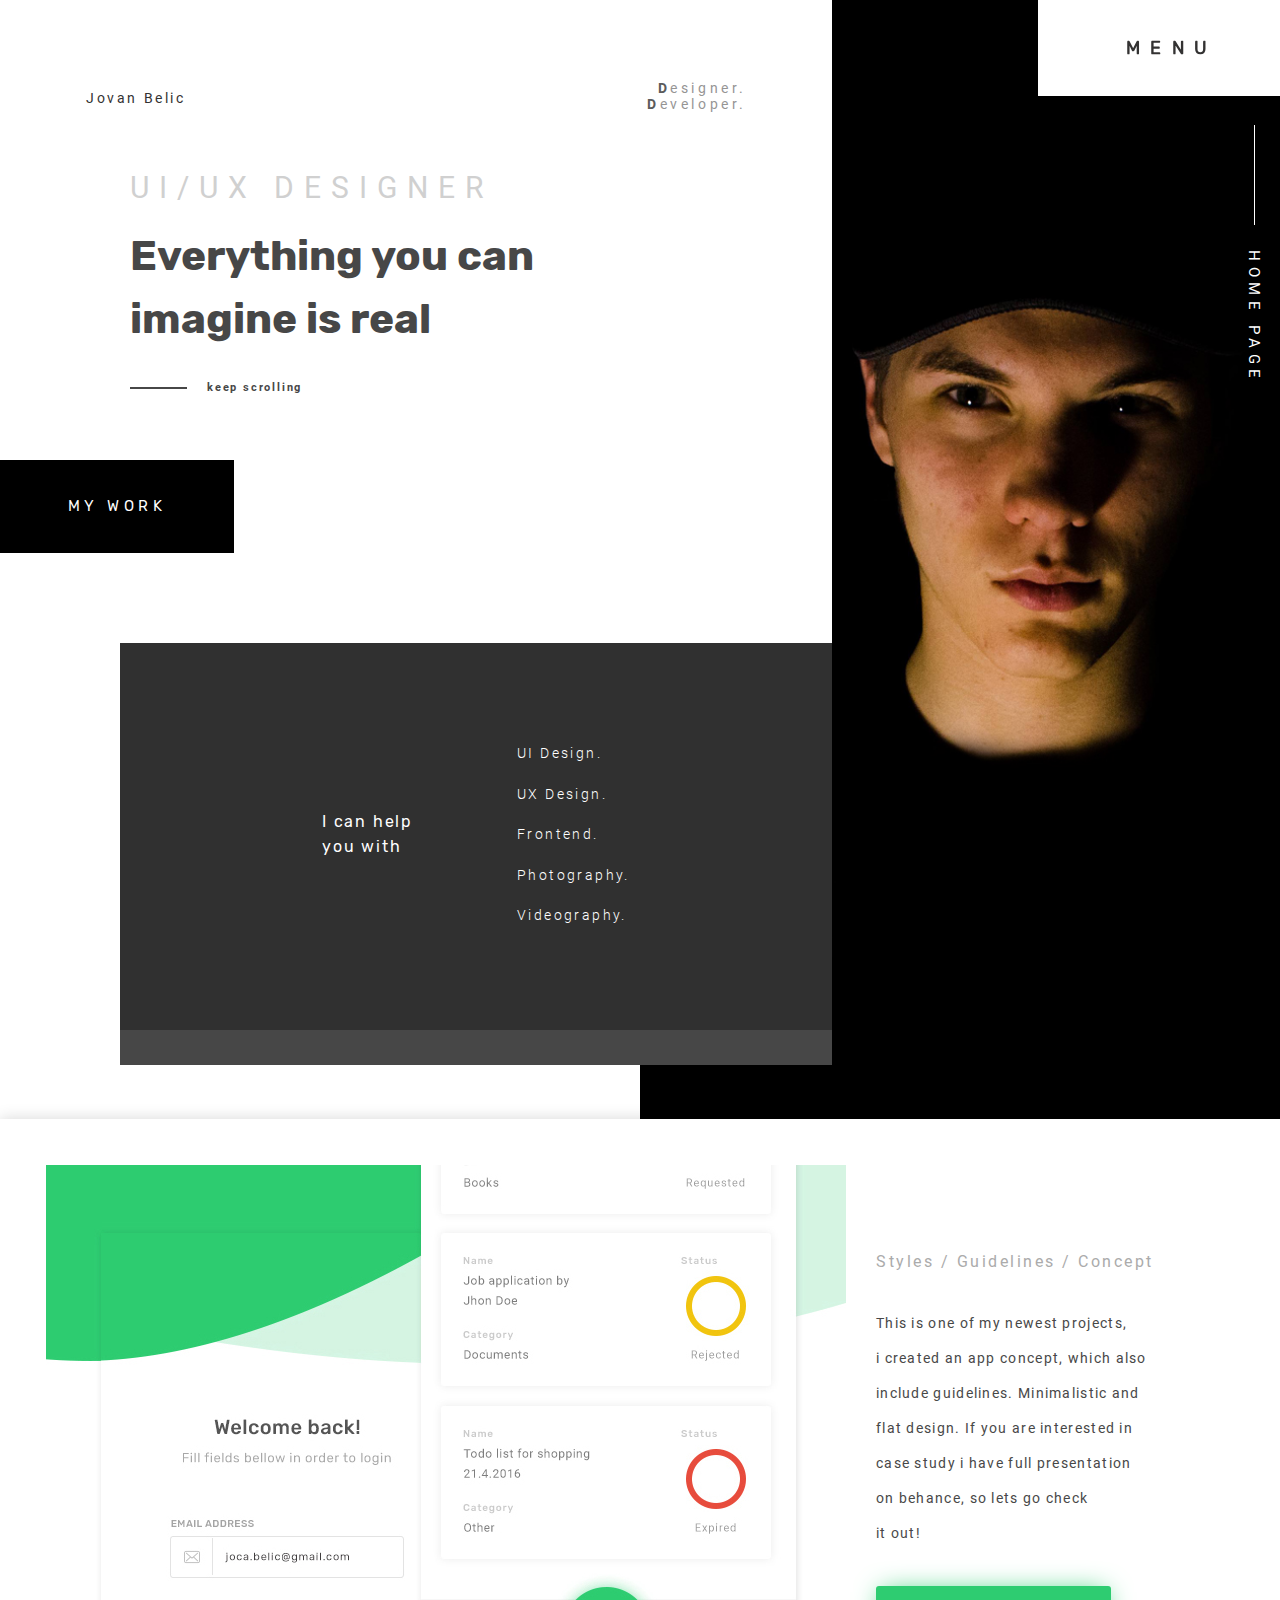
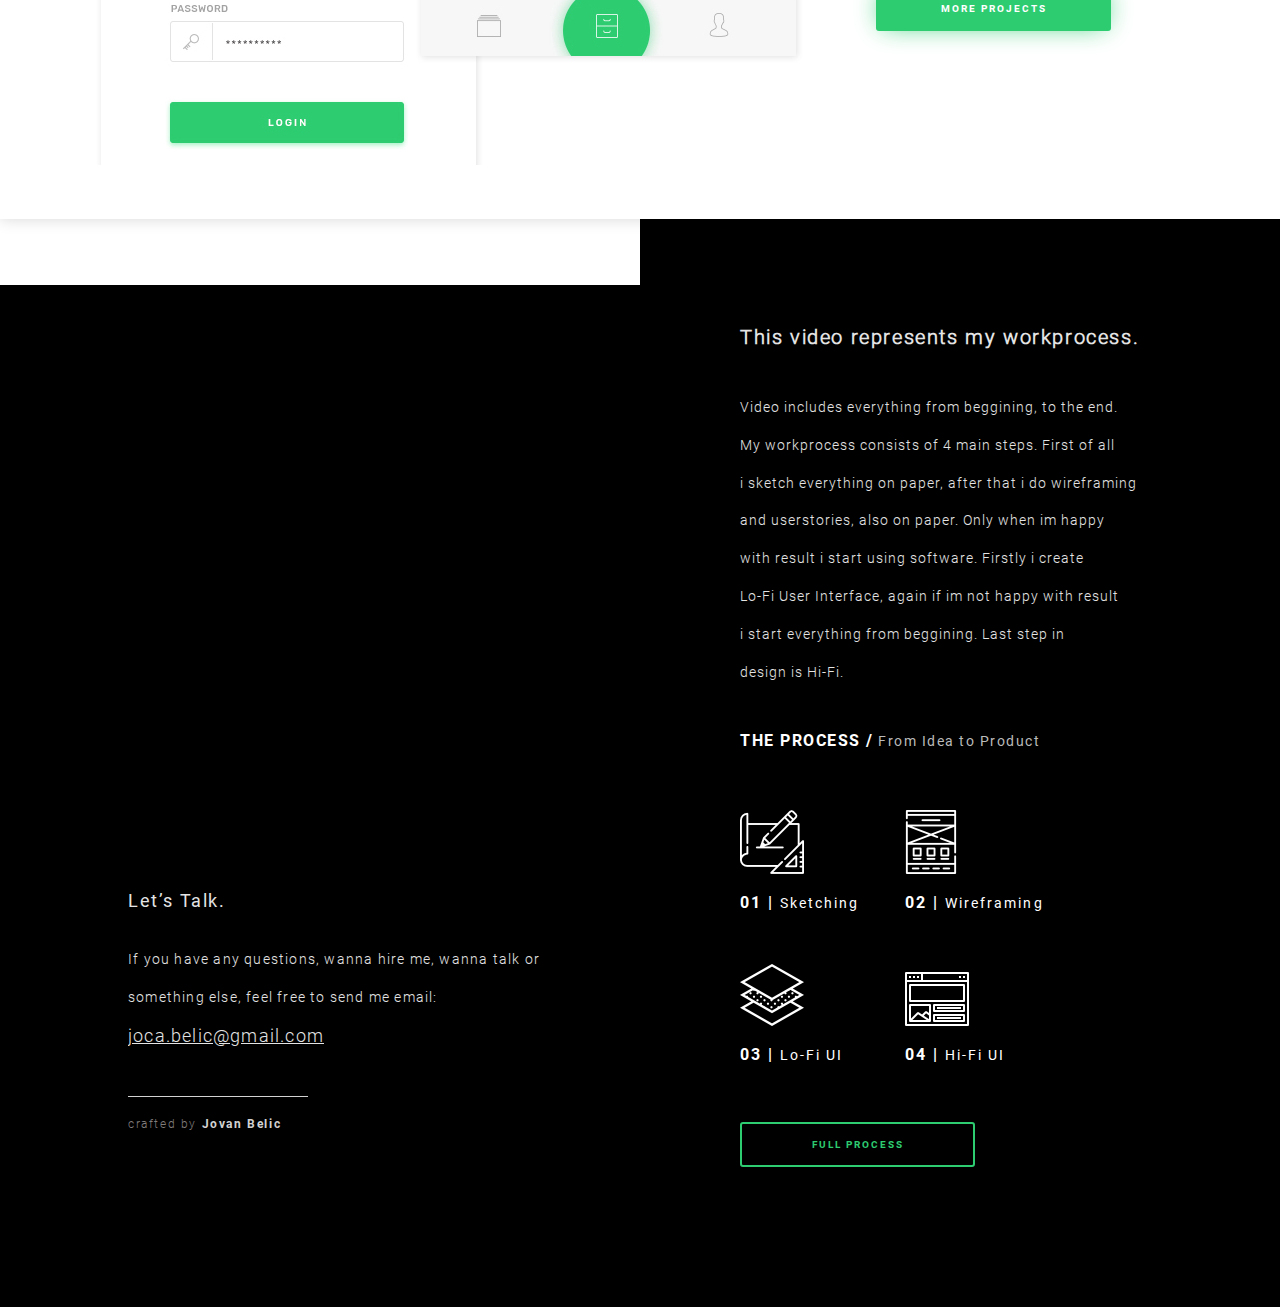
<file: index.html>
<!DOCTYPE html>
<html>
<head>
	<title>Jovan Belic</title>
	<link rel="stylesheet" type="text/css" href="public/stylesheets/landing-page.css">
	<meta name="viewport" content="width=device-width, initial-scale=1">
	<link rel="stylesheet" type="text/css" href="https://cdnjs.cloudflare.com/ajax/libs/animate.css/3.5.2/animate.css">
</head>
<body>
	<div id="menu-mobile">
		<img src="public/images/icons/close.svg" id="close_mobile">
		<p class="menu-mark m-mark">MENU</p>
		<div class="mobile-box">
				<img src="public/images/icons/home.svg">
				<p class="m-main"><span>01 |</span> Home page</span></p>
		</div><!-- end mobile-box -->
		<div class="mobile-box n-box proj-box">
				<img src="public/images/icons/tabs.svg">
				<p class="m-main"><span>02 |</span> Projects</span></p>
				<p class="box-text">Click to check more of my projects</p>			
		</div><!-- end mobile-box -->
		<div class="mobile-box n-box" id="proc-box">
				<img src="public/images/icons/engineering.svg">
				<p class="m-main"><span>03 |</span> The Process</span></p>
				<p class="box-text">Click here to find out how i build things</p>				
		</div><!-- end mobile-box -->
		<div class="mobile-box n-box"  id="about-m">
				<img src="public/images/icons/user.svg">
				<p class="m-main"><span>04 |</span> About me</span></p>
				<p class="box-text">Here you can find out more about my life</p>			
		</div><!-- end mobile-box -->			
	</div><!-- end menu-mobile -->
	<div id="menu">
		<div class="menu-wrapper">
			<p class="menu-mark">MENU</p>
			<p class="close-mark">CLOSE</p>
			<div class="nav-box">
				<img src="public/images/icons/home.svg">
				<p class="nav-main"><span>01 |</span> Home page</span></p>
			</div><!-- end nav-box -->
			<div class="nav-box box-regular proj-box">
				<img src="public/images/icons/tabs.svg">
				<p class="nav-main"><span>02 |</span> Projects</p>
				<p class="box-text">Click to check more of my projects, <br>
				designs, photos, and much more</p>
			</div><!-- end nav-box -->
			<div class="nav-box box-regular procc-box">
				<img src="public/images/icons/engineering.svg">
				<p class="nav-main"><span>03 |</span> The Process</p>
				<p class="box-text">Click here to find out how i build <br>
				new projects, from beggingn to end </p>
			</div><!-- end nav-box -->
			<div class="nav-box box-regular" id="about-exe">
				<img src="public/images/icons/user.svg">
				<p class="nav-main"><span>04 |</span> About me</p>
				<p class="box-text">Here you can find out more about me, <br>
				who is Jovan Belic and what does he do</p>
			</div><!-- end nav-box -->														
		</div><!-- end menu-wrapper -->
	</div><!-- end menu -->
	<div class="wrapper">
		<div class="left-wrapper animated fadeInLeft">
			<p class="title-name">Jovan Belic</p>
			<p class="title-sub"><span>D</span>esigner.<br><span>D</span>eveloper.</p>
			<img src="public/images/menu.png" id="menu-hamb">
			<div class="hero-text">
				<p class="quote-light quote-fix">UI/UX DESIGNER</p>
				<p class="quote-bold quote-fix">Everything you can <br>
				imagine is real</p>
				<hr class="scroll-line quote-fix"><p class="scroll-text">keep scrolling</p>
			</div><!-- end hero-text -->
			<div class="work-button" id="proj-dir">
				<p class="work-button-text">MY WORK</p>
			</div><!-- end work button -->
			<div class="services">
				<p class="main-service">I can help <br> you with</p>
				<p class="services-list">UI Design. <br>
				UX Design.<br>
				Frontend.<br>
				Photography.<br>
				Videography.</p>
			</div><!-- end services -->	
		</div><!-- end left-wrapper -->
		<div class="right-wrapper">
			<div id="menu-button" class="hvr-sweep-to-right">
				<p class="menu-button-text">MENU</p>
			</div><!-- end menu-button -->
				<hr class="home-page-line">
				<p class="home-page">HOME PAGE</p>
		</div><!-- end right-wrapper -->
		<div class="project-holder">
			<div class="project-white">
				<div class="project">
					<div class="project-image">
					</div><!-- end project-image -->
					<div class="project-content">
						<p class="project-title">
							Styles / Guidelines / Concept 
						</p><!-- end project title -->
						<p class="project-text">
							This is one of my newest projects, <br>
							i created an app concept, which also <br>
							include guidelines. Minimalistic and<br>
							flat design. If you are interested in<br>
							case study i have full presentation<br>
							on behance, so lets go check <br>
							it out!
						</p><!-- end project-text -->
						<button type="button" class="project-button" onclick="proj_exe()">MORE PROJECTS</button>
					</div><!-- end project-content -->	
				</div><!-- end project -->
			</div><!-- end project white -->
			<div class="project-black">
			</div><!-- end project black -->			
		</div><!-- end project-holder -->
		<div class="process">
			<div class="process-left">
			<iframe width="100%" height="520px" src="https://www.youtube-nocookie.com/embed/df6RC5GswUY?controls=0;autoplay=1" frameborder="0" allow="autoplay" allowfullscreen id="iframe"></iframe>
			</div><!-- end process-left -->
			<div class="process-right">
				<p class="process-title m-fx-small title-fix">This video represents my workprocess.</p>
				<p class="process-text m-fx-small">
					Video includes everything from beggining, to the end. <br>
					My workprocess consists of 4 main steps. First of all <br>
					i sketch everything on paper, after that i do wireframing <br>
					and userstories, also on paper. Only when im happy<br>
					with result i start using software. Firstly i create <br>
					Lo-Fi User Interface, again if im not happy with result <br>
					i start everything from beggining. Last step in <br>
					design is Hi-Fi.
				</p>
				<p class="process-special m-fx-small"><span>THE PROCESS /</span> From Idea to Product</p>
				<ul class="process-list m-fx-small">
					<li class="process-item">
						<img src="public/images/icons/sketch.png">
						<p class="process-image-text"><span>01 |</span> Sketching</p>
					</li>
					<li class="process-item">
						<img src="public/images/icons/wireframe.png">
						<p class="process-image-text"><span>02 |</span> Wireframing</p>
					</li>
					<li class="process-item">
						<img src="public/images/icons/layers.png" class="m-fix">
						<p class="process-image-text"><span>03 |</span> Lo-Fi UI</p>
					</li>
					<li class="process-item">
						<img src="public/images/icons/website.png" class="m-fix m-fix-double">
						<p class="process-image-text"><span>04 |</span> Hi-Fi UI</p>
					</li>
				</ul><br>
				<button type="button" class="watch-button m-fx-small" id="process">FULL PROCESS</button>
			</div><!-- end process-right -->
		</div><!-- end process -->
	</div><!-- end wrapper -->
	<div class="contact">
		<p class="contact-title contact-fix">Let’s Talk.</p>
		<p class="contact-text contact-fix">If you have any questions, wanna hire me, wanna talk or <br>
		something else, feel free to send me email:<br>
		<span><u>joca.belic@gmail.com</u></span></p>
		<hr class="contact-line contact-fix">
		<p class="craft contact-fix">crafted by <span>Jovan Belic</span></p>
	</div><!-- end contact -->
	<script src="views/controller.js"></script>
	<script type="text/javascript">
		let	myVid=document.getElementById("iframe");
			myVid.muted=true;
	</script>	
</body>
</html>
</file>
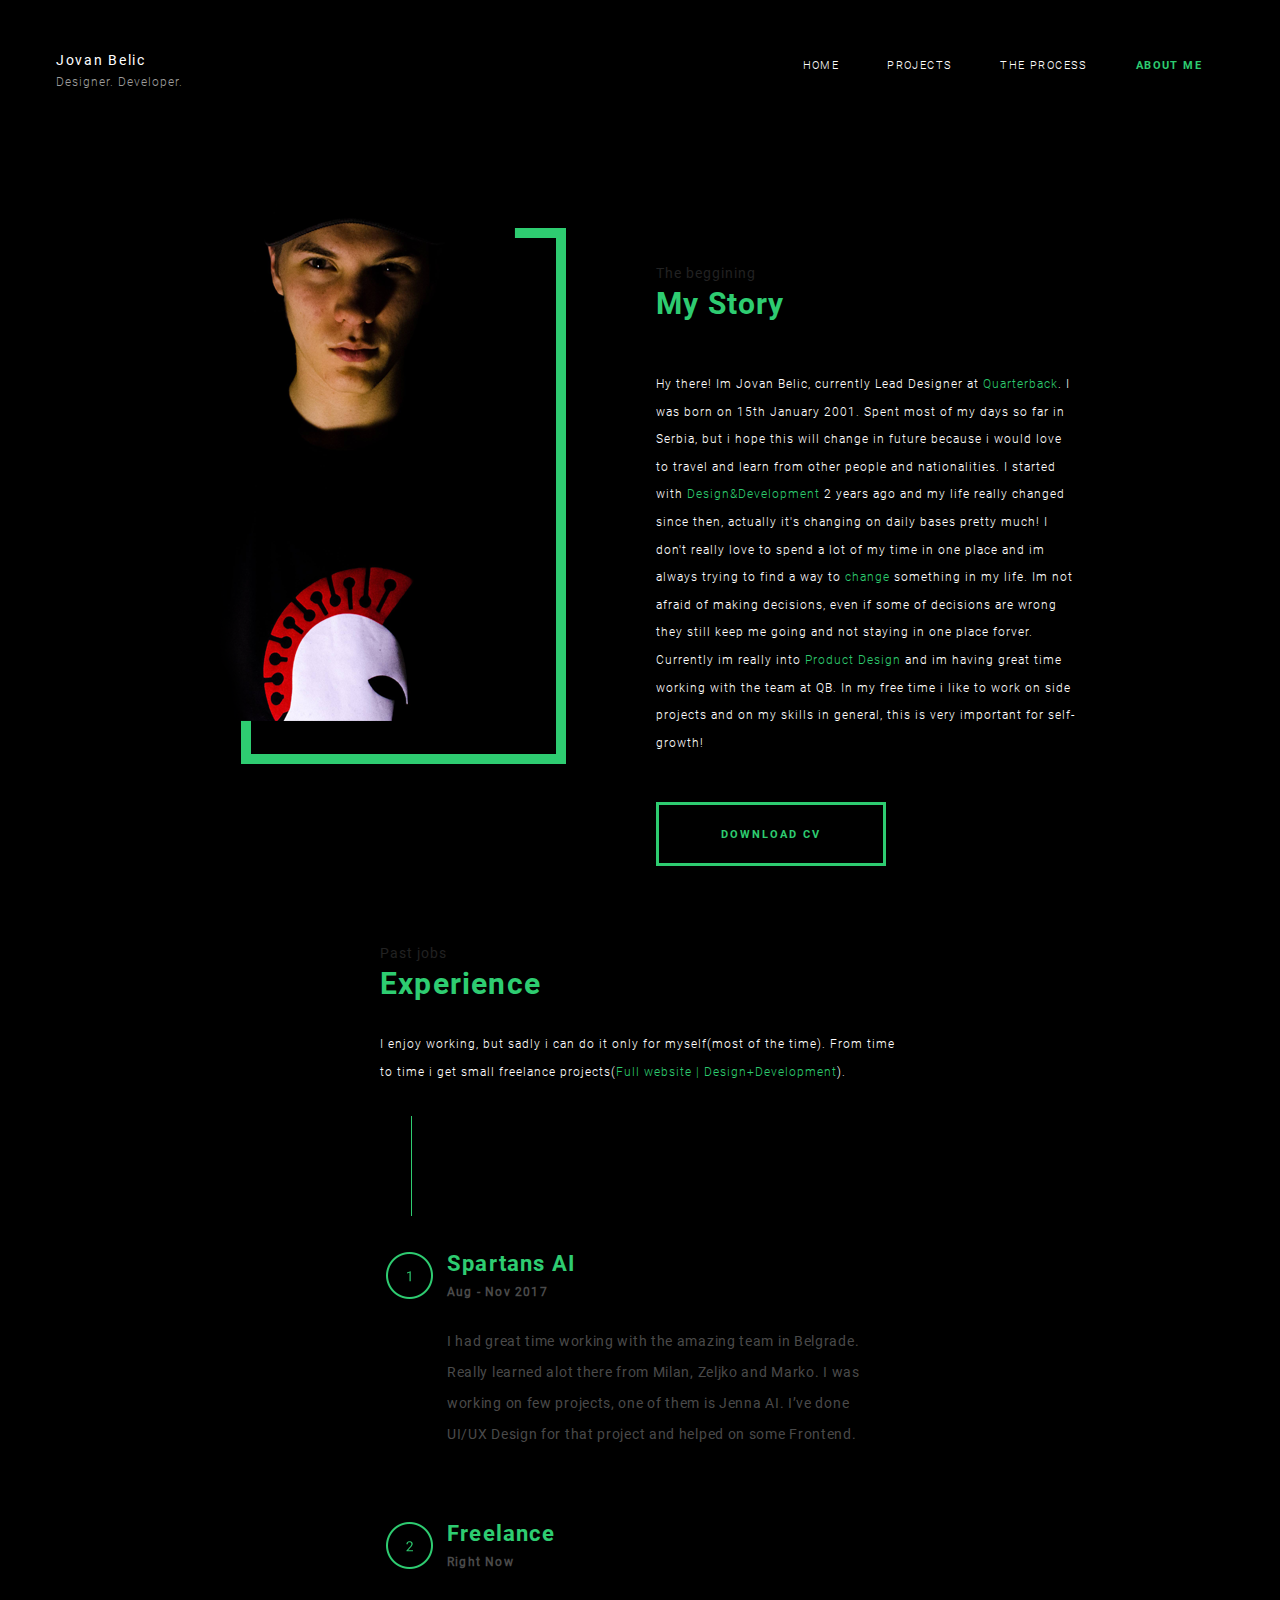
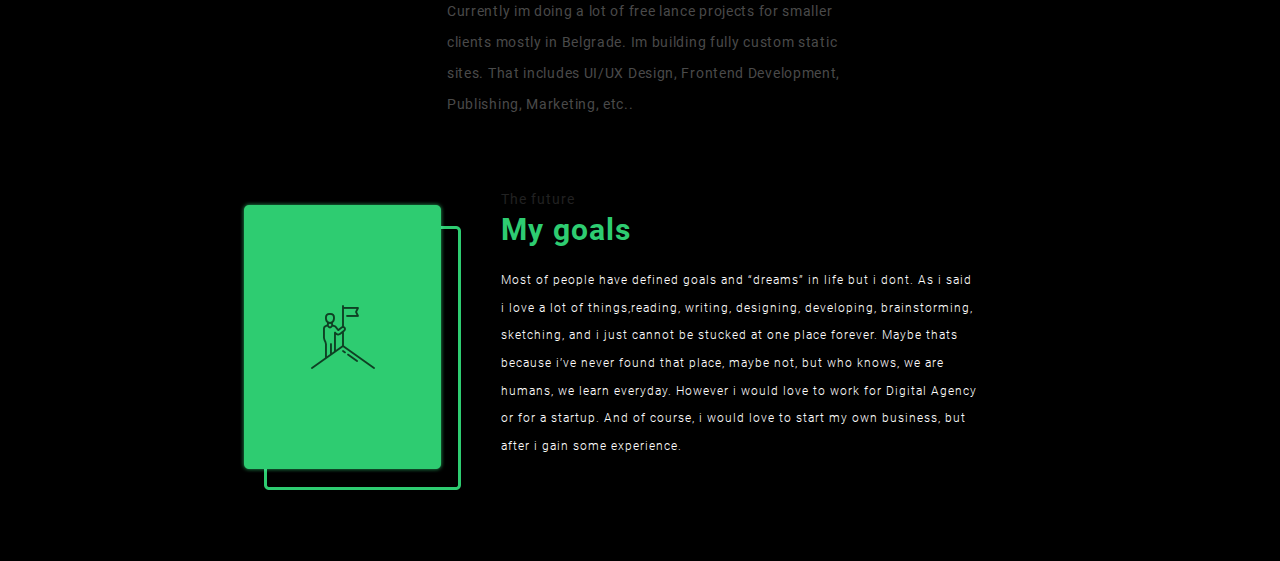
<file: about.html>
<!DOCTYPE html>
<html>
<head>
	<title>Jovan Belic</title>
	<link rel="stylesheet" type="text/css" href="public/stylesheets/reset.css">
	<link rel="stylesheet" type="text/css" href="public/stylesheets/about.css">
	<meta name="viewport" content="width=device-width, initial-scale=1">
	<link rel="stylesheet" type="text/css" href="https://cdnjs.cloudflare.com/ajax/libs/animate.css/3.5.2/animate.css">
</head>
<body>
<div id="menu-mobile">
		<img src="public/images/icons/close.svg" id="close_mobile">
		<p class="menu-mark m-mark">MENU</p>
		<div class="mobile-box" id="home-p">
				<img src="public/images/icons/home.svg">
				<p class="m-main"><span>01 |</span> Home page</span></p>
		</div><!-- end mobile-box -->
		<div class="mobile-box n-box b-2" id="proj-exe">
				<img src="public/images/icons/tabs.svg">
				<p class="m-main"><span>02 |</span> Projects</span></p>
				<p class="box-text">Click to check more of my <br> projects</p>			
		</div><!-- end mobile-box -->
		<div class="mobile-box n-box e-box" id="process-p">
				<img src="public/images/icons/engineering.svg">
				<p class="m-main"><span>03 |</span> The Process</span></p>
				<p class="box-text">Click here to find out how i build things</p>				
		</div><!-- end mobile-box -->
		<div class="mobile-box n-box mobile-active">
				<img src="public/images/icons/user.svg">
				<p class="m-main"><span>04 |</span> About me</span></p>
				<p class="box-text">Here you can find out more about my life</p>			
		</div><!-- end mobile-box -->			
	</div><!-- end menu-mobile -->	
	<img src="public/images/menu-w.png" id="menu-img">
	<div class="wrapper">
		<div class="header">
			<div class="navigation">
				<div class="logo">
					<p class="logo-text">Jovan Belic <br><span>Designer. Developer.</span></p>
				</div><!-- end logo -->
				<div class="nav-bar">
					<ul class="nav-list">
						<li class="nav-comp"><a href="index.html">HOME</a></li>
						<li class="nav-comp"><a href="projects.html">PROJECTS</a></li>
						<li class="nav-comp"><a href="process.html">THE PROCESS</a></li>
						<li class="nav-comp"><a href="#" id="active">ABOUT ME</a></li>
					</ul><!-- end nav-list -->
				</div><!-- end nav-bar -->
			</div><!-- end navigation -->
			<div class="hero">
				<div class="hero-content">
					<div class="my-story">
						<div class="story-left animated fadeInLeft">
							<img src="public/images/me.png">	
						</div>
						<div class="story-right animated fadeInRight">
							<p class="help-text">The beggining</p>
							<p class="title-text">My Story</p>
							<p class="text-green">Hy there! Im Jovan Belic, currently Lead Designer at <span>Quarterback</span>. 
							I was born on 15th January 2001. Spent most of my days so far in
							Serbia, but i hope this will change in future because i would love
							to travel and learn from other people and nationalities. I started 
							with <span>Design&Development</span> 2 years ago and my life really changed
							since then, actually it's changing on daily bases pretty much! I don't
							really love to spend a lot of my time in one place and im always
							trying to find a way to <span>change</span> something in my life. Im not afraid of
							making decisions, even if some of decisions are wrong they still keep 
							me going and not staying in one place forver. Currently im really into
							<span>Product Design</span> and im having great time working with the team at QB.
							In my free time i like to work on side projects and on my skills in
							general, this is very important for self-growth! </p>
							<button id="download">DOWNLOAD CV</button>
						</div><!-- end story-right -->
					</div><!-- end my-story -->
					<div class="exp">
						<p class="help-text">Past jobs</p>
						<p class="title-text">Experience</p>
						<p class="text-green">I enjoy working, but sadly i can do it only for myself(most of the time). From time <br>
						to time i get small freelance projects(<span>Full website | Design+Development</span>).</p>	
						<img src="public/images/helper.png" class="helper">	
						<div class="job-box">
							<img src="public/images/icons/1.png" class="job-num">	
							<p class="job-name">Spartans AI<br><span>Aug - Nov 2017</span></p>
							<p class="job-text">
								I had great time working with the amazing team in Belgrade. <br>
								Really learned alot there from Milan, Zeljko and Marko. I was <br>
								working on few projects, one of them is Jenna AI. I’ve done <br>
								UI/UX Design for that project and helped on some Frontend.
							</p><!-- end job-text -->
						</div><!-- end job-box -->
						<div class="job-box">
							<img src="public/images/icons/2.png" class="job-num">	
							<p class="job-name">Freelance<br><span>Right Now</span></p>
							<p class="job-text">
								Currently im doing a lot of free lance projects for smaller <br>
								clients mostly in Belgrade. Im building fully custom static <br>
								sites. That includes UI/UX Design, Frontend Development, <br>
								Publishing, Marketing, etc..
							</p><!-- end job-text -->
						</div><!-- end job-box -->						
					</div><!-- end exp -->	
					<div class="goals">
						<div class="goals-left">
							<img src="public/images/illustrations/goals.png" class="goal">
						</div><!-- end goals-left -->
						<div class="goals-right">
							<p class="help-text goals-help">The future</p>
							<p class="title-text goals-help">My goals</p>
							<p class="text-green goals-help">Most of people have defined goals and “dreams” in life but i dont. As i said <br>
							i love a lot of things,reading, writing, designing, developing, brainstorming, <br>
							sketching, and i just cannot be stucked at one place forever. Maybe thats <br>
							because i’ve never found that place, maybe not, but who knows, we are <br>
							humans, we learn everyday. However i would love to work for Digital Agency <br>
							or for a startup. And of course, i would love to start my own business, but <br>
							after i gain some experience.</p>
						</div><!-- end goals-right -->					
					</div><!-- end goals -->
				</div><!-- end hero-content -->
			</div><!-- end hero -->
		</div><!-- end header -->
	</div><!-- end wrapper -->
	<script src="views/go_home.js"></script>
	<script type="text/javascript">
		let home_p = document.getElementById('home-p')
			home_p.addEventListener('click', function() {
			document.location = "index.html";
		})

		let process_p = document.getElementById('process-p')
			process_p.addEventListener('click', function() {
			document.location = "process.html";
		});	

		let menu_hamb = document.getElementById('menu-img').addEventListener('click', menuMobile);
		let close_mobile = document.getElementById('close_mobile').addEventListener('click', closeMobile);
		let menu_mobile = document.getElementById('menu-mobile');
		
		function menuMobile() {
			menu_mobile.style.transition = ".4s";
			menu_mobile.style.left = "0px";

		}

		this.proj = document.getElementById("proj-exe").addEventListener('click', proc_exe);
		function proc_exe() {
			closeMobile();
			setTimeout(function(){
				document.location = "projects.html";
			},400)
		}

		function closeMobile() {
			menu_mobile.style.transition = ".4s";
			menu_mobile.style.left = "-100%";		
		}

		this.download = document.getElementById('download');
		this.download.addEventListener('click', function() { document.location = "https://www.linkedin.com/in/jovan-belic/" })
	</script>
</body>
</html>
</file>
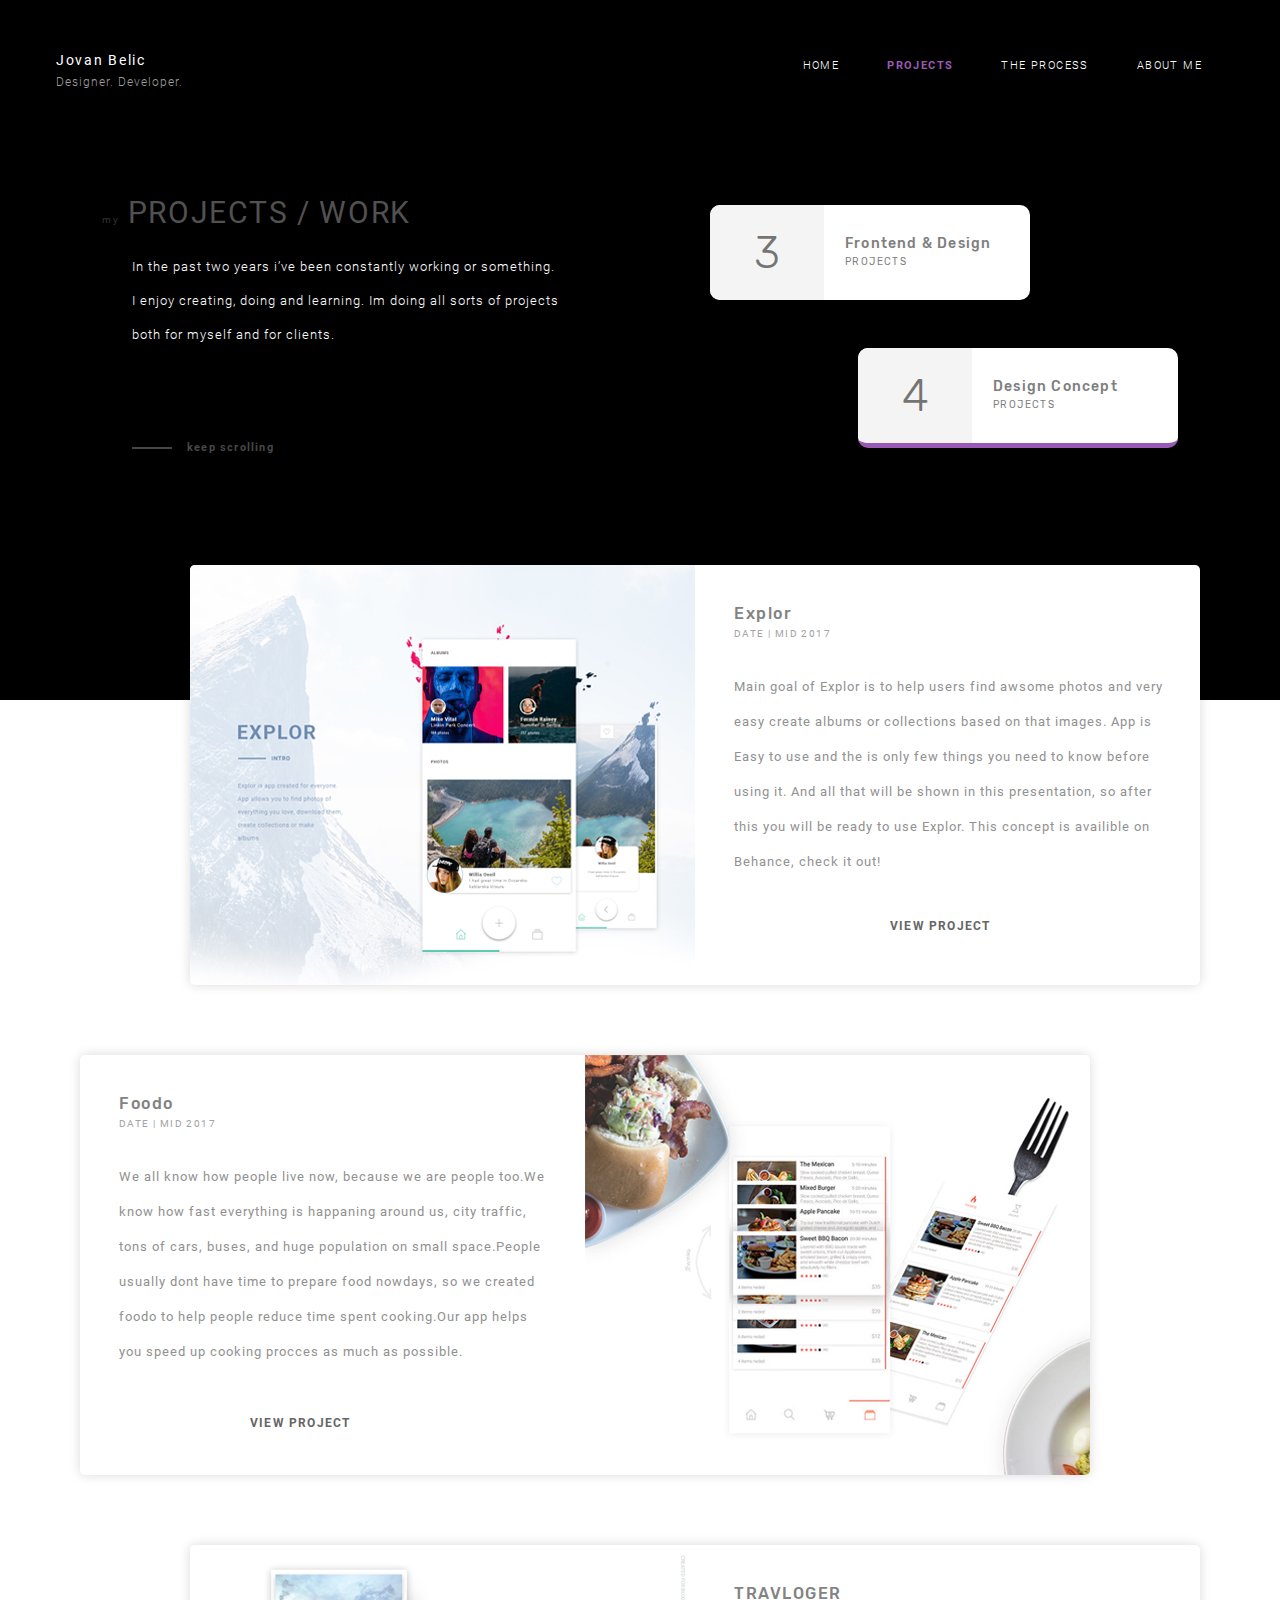
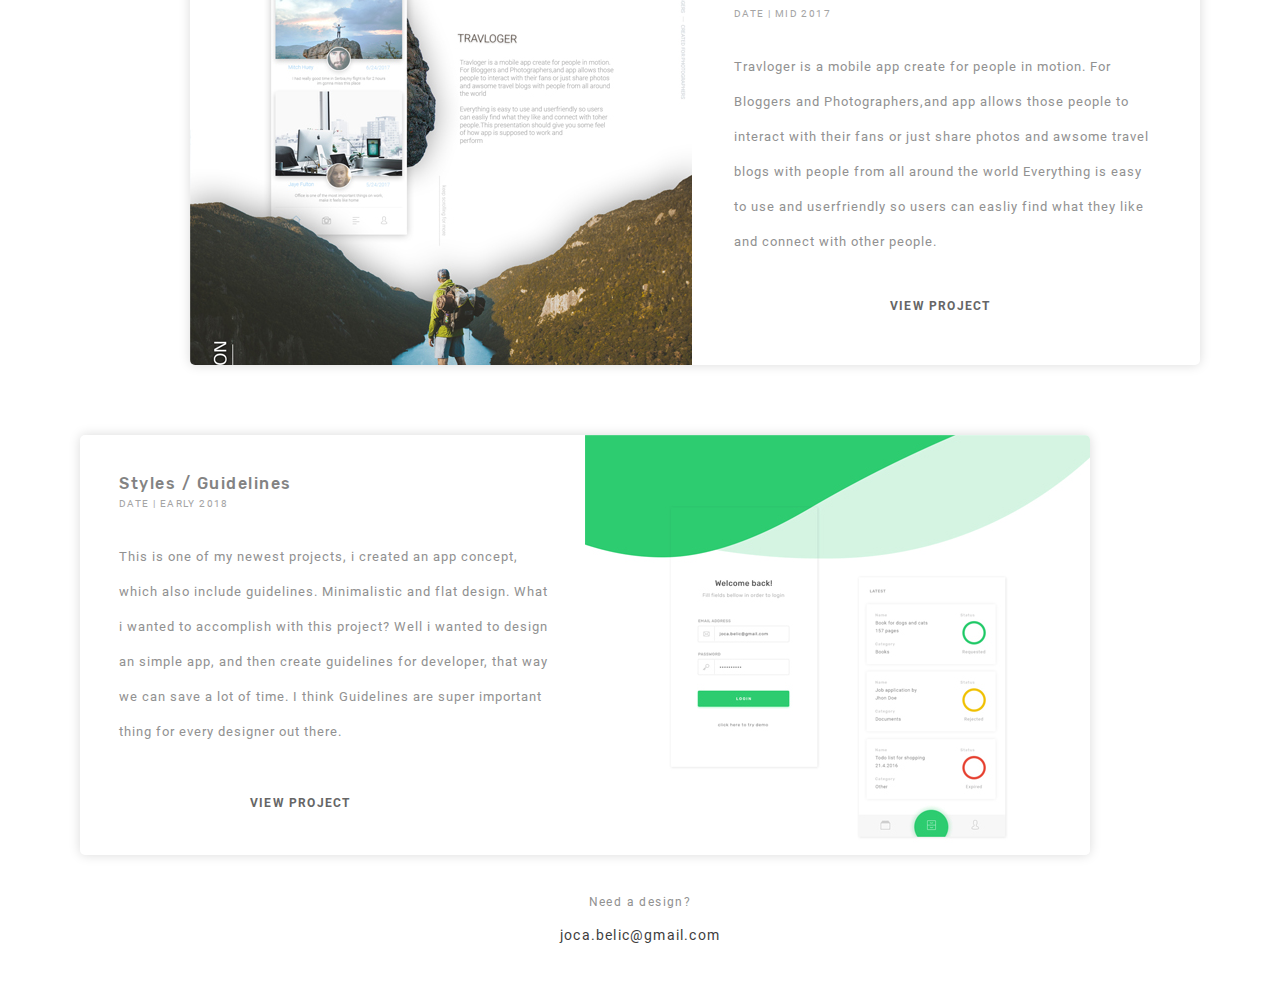
<file: concepts.html>
<!DOCTYPE html>
<html>
<head>
	<title>Jovan Belic</title>
	<link rel="stylesheet" type="text/css" href="public/stylesheets/reset.css">
	<link rel="stylesheet" type="text/css" href="public/stylesheets/concepts.css">
	<meta name="viewport" content="width=device-width, initial-scale=1">
	<link rel="stylesheet" type="text/css" href="https://cdnjs.cloudflare.com/ajax/libs/animate.css/3.5.2/animate.css">
</head>
<body>
	<div id="menu-mobile">
		<img src="public/images/icons/close.svg" id="close_mobile">
		<p class="menu-mark m-mark">MENU</p>
		<div class="mobile-box" id="home-p">
				<img src="public/images/icons/home.svg">
				<p class="m-main"><span>01 |</span> Home page</span></p>
		</div><!-- end mobile-box -->
		<div class="mobile-box n-box">
				<img src="public/images/icons/tabs.svg">
				<p class="m-main"><span>02 |</span> Projects</span></p>
				<p class="box-text">Click to check more of my projects</p>			
		</div><!-- end mobile-box -->
		<div class="mobile-box n-box" id="process-p">
				<img src="public/images/icons/engineering.svg">
				<p class="m-main"><span>03 |</span> The Process</span></p>
				<p class="box-text">Click here to find out how i build things</p>				
		</div><!-- end mobile-box -->
		<div class="mobile-box n-box" id="about-p">
				<img src="public/images/icons/user.svg">
				<p class="m-main"><span>04 |</span> About me</span></p>
				<p class="box-text">Here you can find out more about my life</p>			
		</div><!-- end mobile-box -->			
	</div><!-- end menu-mobile -->	
	<img src="public/images/menu-w.png" id="menu-img">
	<div class="wrapper">
		<div class="header">
			<div class="navigation">
				<div class="logo">
					<p class="logo-text">Jovan Belic <br><span>Designer. Developer.</span></p>
				</div><!-- end logo -->
				<div class="nav-bar">
					<ul class="nav-list">
						<li class="nav-comp"><a href="index.html">HOME</a></li>
						<li class="nav-comp"><a href="#" id="active">PROJECTS</a></li>
						<li class="nav-comp"><a href="process.html">THE PROCESS</a></li>
						<li class="nav-comp"><a href="#">ABOUT ME</a></li>
					</ul><!-- end nav-list -->
				</div><!-- end nav-bar -->
			</div><!-- end navigation -->
			<div class="hero">
				<div class="hero-left">
					<p class="hero-title m-fix-2"><span>my</span> PROJECTS / WORK</p>
					<p class="hero-text m-fix-2">
						In the past two years i’ve been constantly working or something. <br>
						I enjoy creating, doing and learning. Im doing all sorts of projects <br>
						both for myself and for clients.
					</p><!-- end hero-text -->
					<hr class="scroll-line quote-fix m-fix-2 t-fix"><p class="scroll-text t-fix">keep scrolling</p>
				</div><!-- end left -->
				<div class="hero-right">
					<div class="proj-box box-1 animated fadeInLeft">
						<div class="box-left">
							<p class="proj-number">3</p>
						</div><!-- end box-left -->
						<p class="box-title">Frontend & Design <br> <span>PROJECTS</span></p>
					</div><!-- end proj-box -->
					<div class="proj-box box-non-sel animated fadeInRight">
						<div class="box-left">
							<p class="proj-number">4</p>
						</div><!-- end box-left -->
						<p class="box-title">Design Concept<br> <span>PROJECTS</span></p>
					</div><!-- end proj-box -->					
				</div><!-- end right -->
			</div><!-- end hero -->
		</div><!-- end header -->	
		<div class="proj-holder">
			<div class="project pr-fir animated fadeInLeft">
				<div class="pr-img"></div>
				<div class="pr-info">
					<p class="pr-title m-fix">Explor</p>
					<p class="pr-date m-fix">DATE  |  MID 2017</p>
					<p class="pr-desc m-fix">Main goal of Explor is to help users find awsome photos and very <br>
					easy create albums or collections based on that images. App is <br>
					Easy to use and the is only few things you need to know before <br>
					using it. And all that will be shown in this presentation, so after <br>
					this you will be ready to use Explor. This concept is availible on<br>
					Behance, check it out!</p> <br>
					<a href="https://www.behance.net/gallery/55031747/EXPLOR-Dream-photos-and-albums" class="pr-button">VIEW PROJECT</a>
				</div><!-- end pr-info -->
			</div><!-- end project -->
			<div class="project pr-sec">
				<div class="pr-img"></div>
				<div class="pr-info">
					<p class="pr-title m-fix">Foodo</p>
					<p class="pr-date m-fix">DATE  |  MID 2017</p>
					<p class="pr-desc m-fix">We all know how people live now, because we are people too.We <br>
					know how fast everything is happaning around us, city traffic, <br>
					tons of cars, buses, and huge population on small space.People <br>
					usually dont have time to prepare food nowdays, so we created <br>
					foodo to help people reduce time spent cooking.Our app helps <br>
					you speed up cooking procces as much as possible. </p><br>
					<a href="https://www.behance.net/gallery/54478303/Foodo-Food-Recipes-App-Design-Concept" class="pr-button">VIEW PROJECT</a>
				</div><!-- end pr-info -->
			</div><!-- end project -->
			<div class="project pr-thir">
				<div class="pr-img"></div>
				<div class="pr-info">
					<p class="pr-title m-fix">TRAVLOGER</p>
					<p class="pr-date m-fix">DATE  |  MID 2017</p>
					<p class="pr-desc m-fix">Travloger is a mobile app create for people in motion. For <br>
					Bloggers and Photographers,and app allows those people to <br>
					interact with their fans or just share photos and awsome travel <br>
					blogs with people from all around the world Everything is easy <br>
					to use and userfriendly so users can easliy find what they like<br>
					and connect with other people. </p>	<br>
					<a href="https://www.behance.net/gallery/54183727/TRAVLOGER" class="pr-button">VIEW PROJECT</a>
				</div><!-- end pr-info -->
			</div><!-- end project -->						
			<div class="project pr-sec pr-for">
				<div class="pr-img"></div>
				<div class="pr-info">
					<p class="pr-title m-fix">Styles / Guidelines</p>
					<p class="pr-date m-fix">DATE  |  EARLY 2018</p>
					<p class="pr-desc m-fix">This is one of my newest projects, i created an app concept, <br>
					which also include guidelines. Minimalistic and flat design. What <br>
					i wanted to accomplish with this project? Well i wanted to design<br>
					an simple app, and then create guidelines for developer, that way <br>
					we can save a lot of time. I think Guidelines are super important <br>
					thing for every designer out there. </p><br>
					<a href="https://www.behance.net/gallery/63334351/Design-Concept-Styles-Guidelines" class="pr-button">VIEW PROJECT</a>
				</div><!-- end pr-info -->
		</div><!-- end proj-holder -->
		<div class="action">
			<p class="action-small">Need a design?</p><br>
			<p class="action-big">joca.belic@gmail.com</p>
		</div><!-- end action -->
	</div><!-- end wrapper -->
	<script src="views/go_home.js"></script>
	<script type="text/javascript">
		let projects = document.getElementsByClassName('box-1')[0];
			projects.addEventListener('click',function(){
				document.location = "projects.html";
			})
		let home_p = document.getElementById('home-p')
			home_p.addEventListener('click', function() {
			document.location = "index.html";
		})

		let about_p = document.getElementById('about-p')
			about_p.addEventListener('click', function() {
			document.location = "about.html";
		});				

		let menu_hamb = document.getElementById('menu-img').addEventListener('click', menuMobile);
		let close_mobile = document.getElementById('close_mobile').addEventListener('click', closeMobile);
		let menu_mobile = document.getElementById('menu-mobile');
		
		function menuMobile() {
			menu_mobile.style.transition = ".4s";
			menu_mobile.style.left = "0px";

		}
		let process_p = document.getElementById('process-p')
			process_p.addEventListener('click', function() {
			document.location = "process.html";
		});	
		function closeMobile() {
			menu_mobile.style.transition = ".4s";
			menu_mobile.style.left = "-100%";		
		}			
	</script>
</body>
</html>
</file>
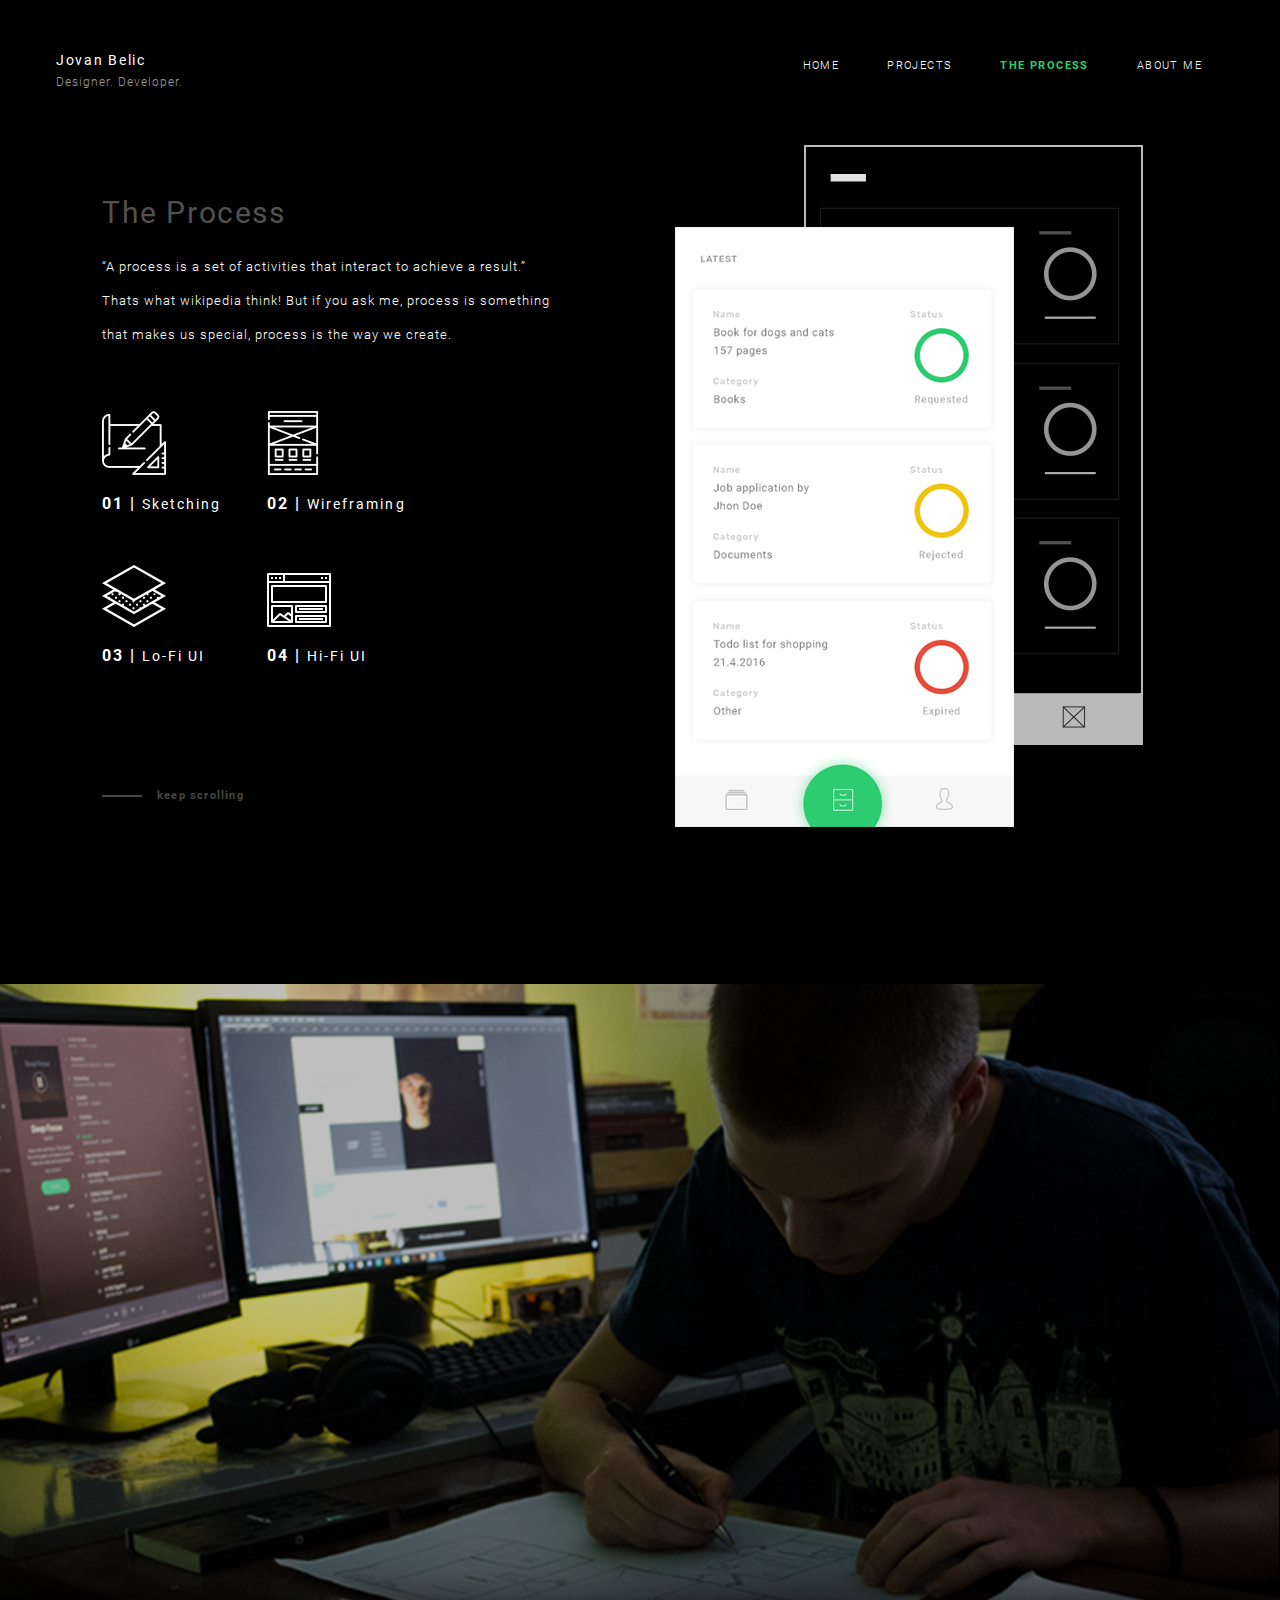
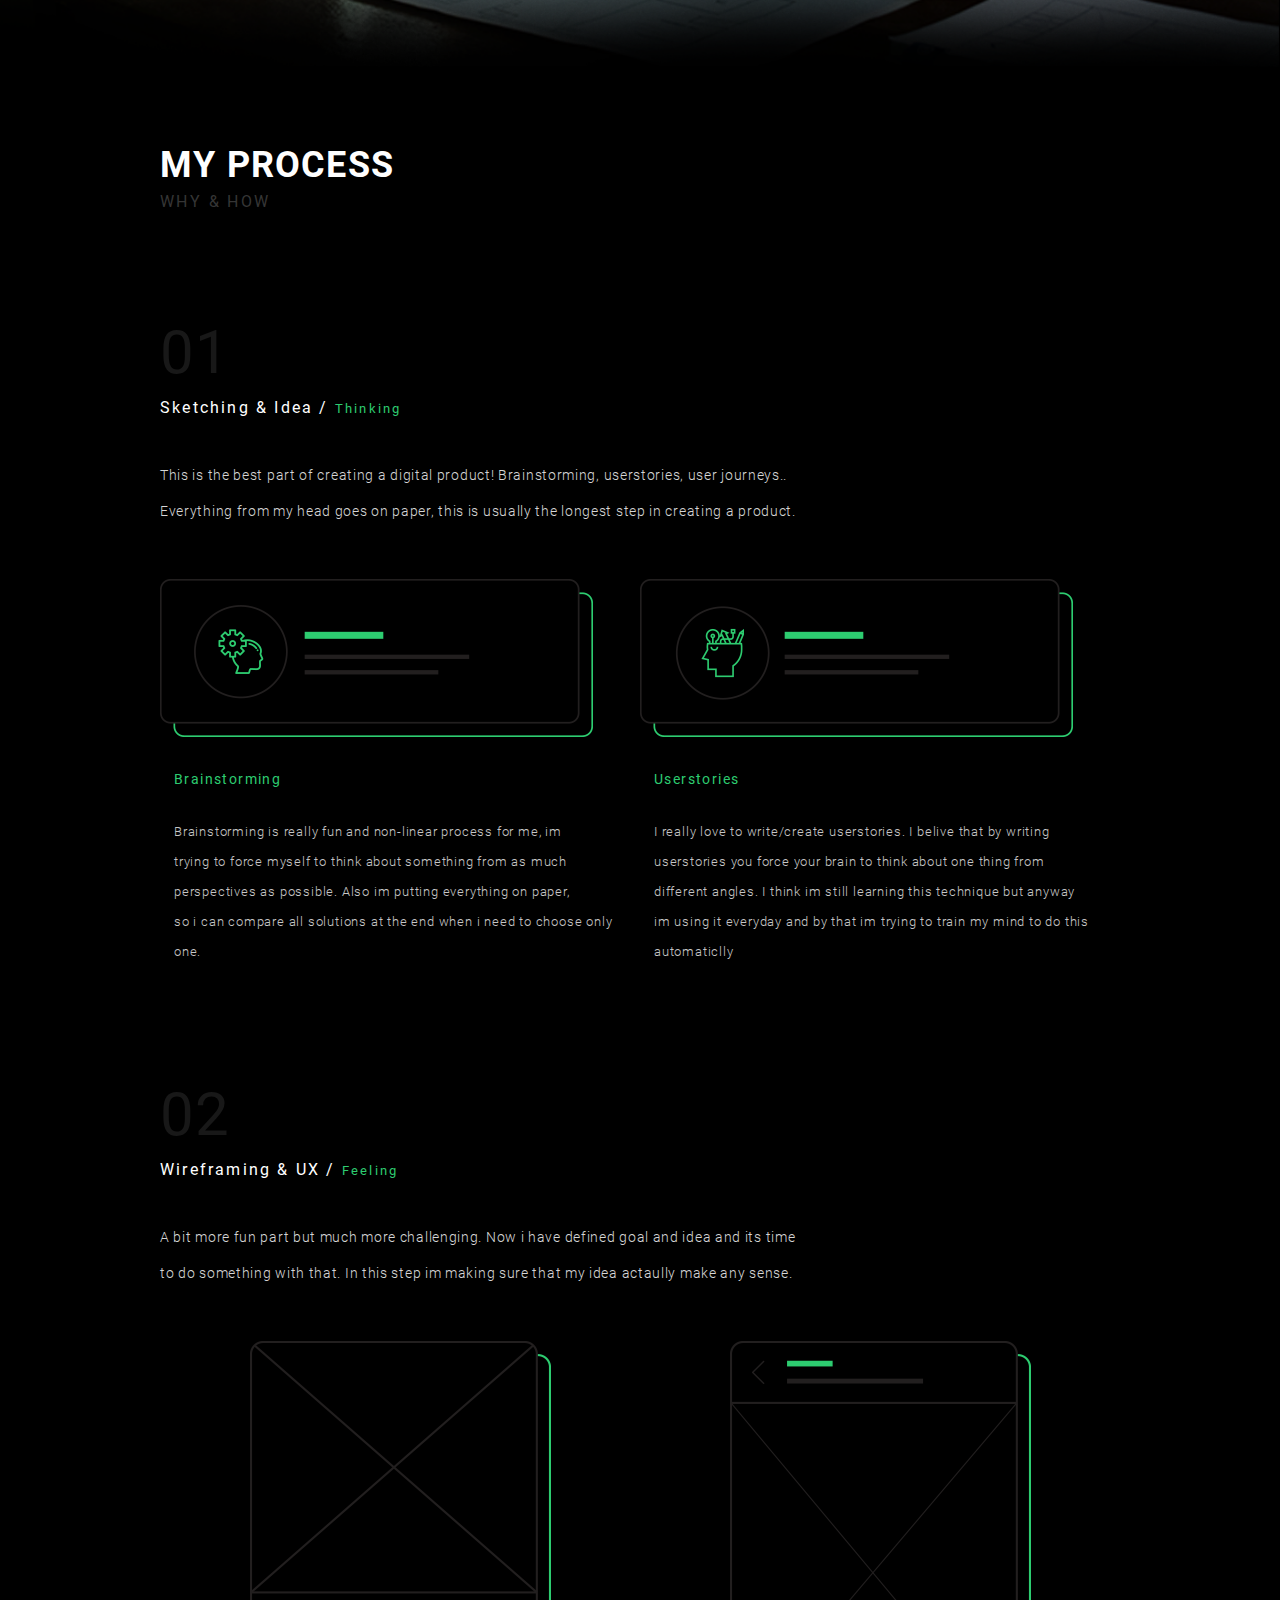
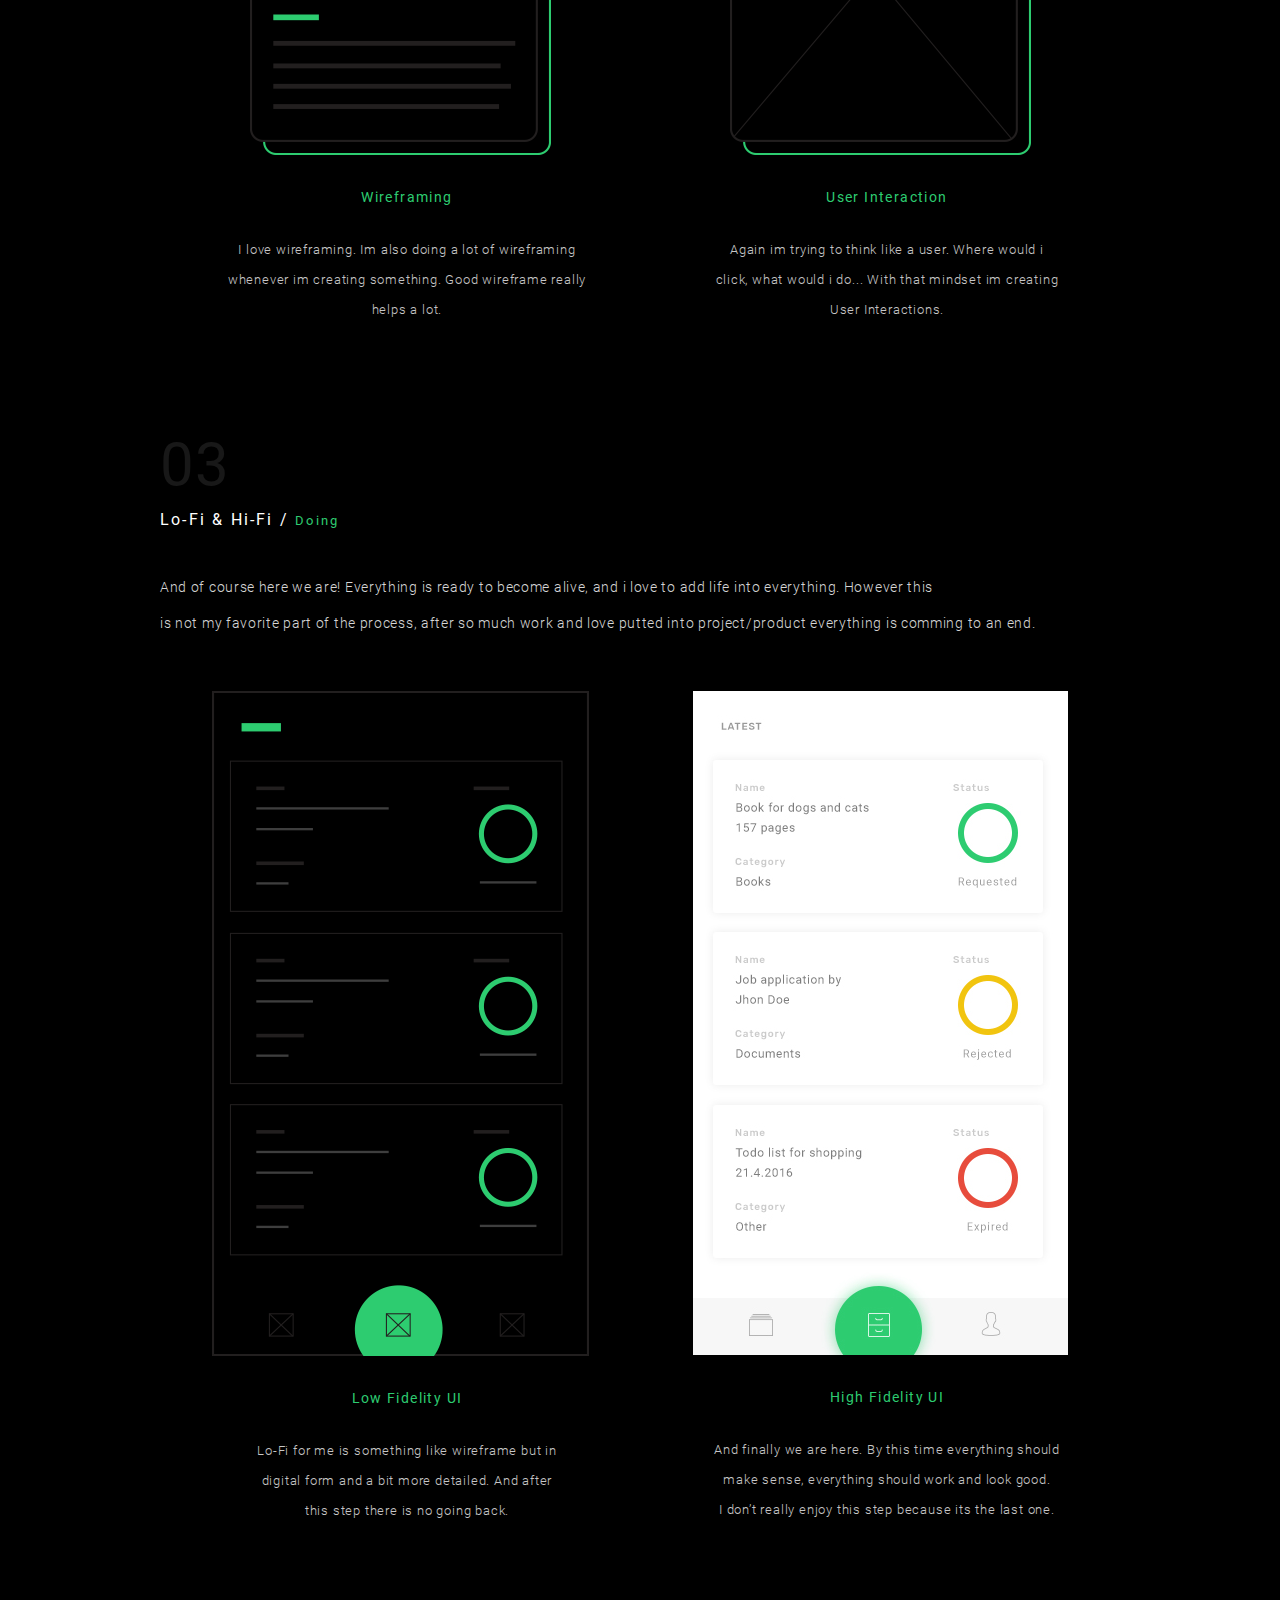
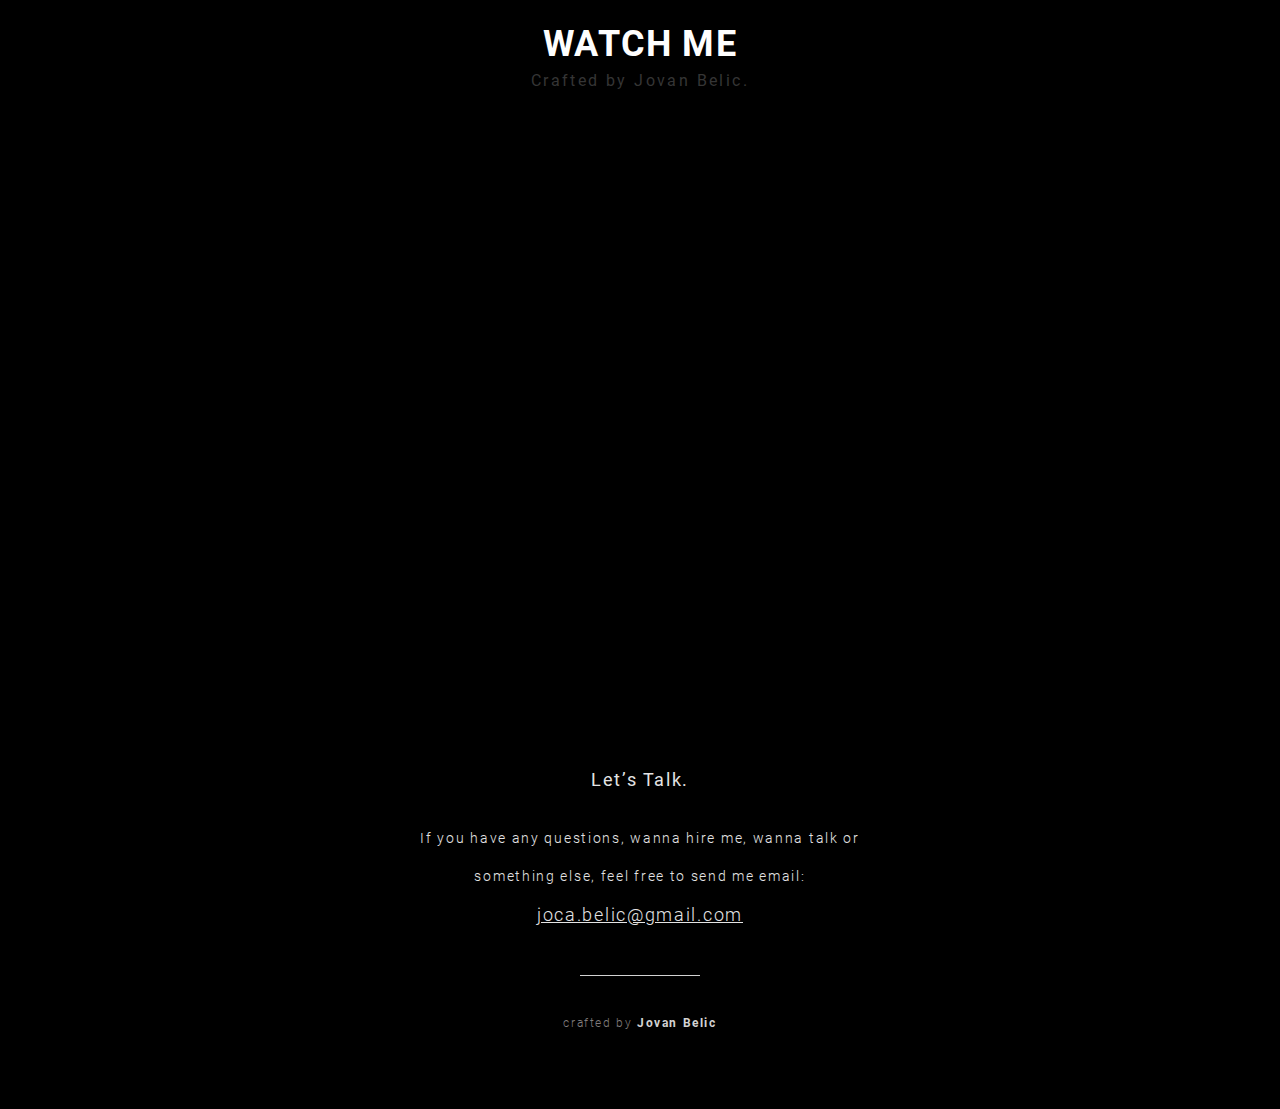
<file: process.html>
<!DOCTYPE html>
<html>
<head>
	<title>Jovan Belic</title>
	<link rel="stylesheet" type="text/css" href="public/stylesheets/reset.css">
	<link rel="stylesheet" type="text/css" href="public/stylesheets/process.css">
	<meta name="viewport" content="width=device-width, initial-scale=1">
	<link rel="stylesheet" type="text/css" href="https://cdnjs.cloudflare.com/ajax/libs/animate.css/3.5.2/animate.css">
</head>
<body>
<div id="menu-mobile">
		<img src="public/images/icons/close.svg" id="close_mobile">
		<p class="menu-mark m-mark">MENU</p>
		<div class="mobile-box" id="home-p">
				<img src="public/images/icons/home.svg">
				<p class="m-main"><span>01 |</span> Home page</span></p>
		</div><!-- end mobile-box -->
		<div class="mobile-box n-box b-2" id="proj-exe">
				<img src="public/images/icons/tabs.svg">
				<p class="m-main"><span>02 |</span> Projects</span></p>
				<p class="box-text">Click to check more of my <br> projects</p>			
		</div><!-- end mobile-box -->
		<div class="mobile-box n-box e-box">
				<img src="public/images/icons/engineering.svg">
				<p class="m-main mobile-active"><span>03 |</span> The Process</span></p>
				<p class="box-text">Click here to find out how i build things</p>				
		</div><!-- end mobile-box -->
		<div class="mobile-box n-box" id="about-p">
				<img src="public/images/icons/user.svg">
				<p class="m-main"><span>04 |</span> About me</span></p>
				<p class="box-text">Here you can find out more about my life</p>			
		</div><!-- end mobile-box -->		
	</div><!-- end menu-mobile -->	
	<img src="public/images/menu-w.png" id="menu-img">
	<div class="wrapper">
		<div class="header">
			<div class="navigation">
				<div class="logo">
					<p class="logo-text">Jovan Belic <br><span>Designer. Developer.</span></p>
				</div><!-- end logo -->
				<div class="nav-bar">
					<ul class="nav-list">
						<li class="nav-comp"><a href="index.html">HOME</a></li>
						<li class="nav-comp"><a href="projects.html">PROJECTS</a></li>
						<li class="nav-comp"><a href="#" id="active">THE PROCESS</a></li>
						<li class="nav-comp"><a href="about.html">ABOUT ME</a></li>
					</ul><!-- end nav-list -->
				</div><!-- end nav-bar -->
			</div><!-- end navigation -->
			<div class="hero">
				<div class="hero-left">
					<p class="hero-title m-fix-2">The Process</p>
					<p class="hero-text m-fix-2">
						“A process is a set of activities that interact to achieve a result.” <br>
						Thats what wikipedia think! But if you ask me, process is something <br>
						that makes us special, process is the way we create.
					</p><!-- end hero-text -->
					<ul class="process-list m-fx-small animated fadeInLeft">
						<li class="process-item">
							<img src="public/images/icons/sketch.png">
							<p class="process-image-text"><span>01 |</span> Sketching</p>
						</li>
						<li class="process-item">
							<img src="public/images/icons/wireframe.png">
							<p class="process-image-text"><span>02 |</span> Wireframing</p>
						</li>
						<li class="process-item">
							<img src="public/images/icons/layers.png" class="m-fix">
							<p class="process-image-text"><span>03 |</span> Lo-Fi UI</p>
						</li>
						<li class="process-item">
							<img src="public/images/icons/website.png" class="m-fix m-fix-double">
							<p class="process-image-text"><span>04 |</span> Hi-Fi UI</p>
						</li>
					<hr class="scroll-line quote-fix m-fix-2 t-fix"><p class="scroll-text t-fix">keep scrolling</p>					
					</ul>					
				</div><!-- end left -->
				<div class="hero-right">
					<img src="public/images/illustrations-1.png" class="animated fadeInRight">
				</div><!-- end right -->
			</div><!-- end hero -->
		</div><!-- end header -->	
		<div class="process-wrapper">
			<div class="process-header">
			</div><!-- end process-header -->
			<div class="process-content">
				<p class="content-big">MY PROCESS <br><span>WHY & HOW</span></p>
				<div class="first-step">
					<div class="step-header">
						<p class="step-number">01</p>
						<p class="step-title">Sketching & Idea / <span>Thinking</span></p>
						<p class="step-text">This is the best part of creating a digital product! Brainstorming, userstories, user journeys.. <br>
						Everything from my head goes on paper, this is usually the longest step in creating a product.</p>
					</div><!-- end step-header -->
					<div class="two-sections">
						<div class="sec-one">
							<img src="public/images/illustrations/illustration-2.png" class="l-fix">
							<p class="illust-title l-fix">Brainstorming</p>
							<p class="illust-text l-fix">Brainstorming is really fun and non-linear process for me, im <br>
							trying to force myself to think about something from as much <br>
							perspectives as possible. Also im putting everything on paper, <br>
							so i can compare all solutions at the end when i need to choose
							only one.</p>
						</div><!-- end sec-one -->
						<div class="sec-two">
							<img src="public/images/illustrations/illustration-1.png" class="l-fix">
							<p class="illust-title l-fix">Userstories</p>
							<p class="illust-text l-fix">I really love to write/create userstories. I belive that by writing<br>
								userstories you force your brain to think about one thing from <br> 
							    different angles. I think im still learning this technique but anyway <br>
							    im using it everyday and by that im trying to train my mind to do this <br> 
								automaticlly</p>						
						</div><!-- end sec-two -->						
					</div><!-- end two-sections -->
				</div><!-- end first-step -->
				<div class="first-step step-two">
					<div class="step-header">
						<p class="step-number">02</p>
						<p class="step-title">Wireframing & UX / <span>Feeling</span></p>
						<p class="step-text">A bit more fun part but much more challenging. Now i have defined goal and idea and its time <br>
						to do something with that. In this step im making sure that my idea actaully make any sense.</p>
					</div><!-- end step-header -->
					<div class="two-sections">
						<div class="sec-one sec-cent">
							<img src="public/images/illustrations/illustration-03.png" class="big-ill">
							<p class="illust-title">Wireframing</p>
							<p class="illust-text">I love wireframing. Im also doing a lot of wireframing <br>
							whenever im creating something.
							Good wireframe really <br>
							helps a lot.</p>
						</div><!-- end sec-one -->
						<div class="sec-two sec-cent">
							<img src="public/images/illustrations/illustration-04.png" class="big-ill">
							<p class="illust-title">User Interaction</p>
							<p class="illust-text">Again im trying to think like a user. Where would i <br>click, 
							what would i do... With that mindset im creating <br> User 
							Interactions.</p>						
						</div><!-- end sec-two -->						
					</div><!-- end two-sections -->
				</div><!-- end first-step -->
				<div class="first-step step-tree">
					<div class="step-header">
						<p class="step-number">03</p>
						<p class="step-title">Lo-Fi & Hi-Fi / <span>Doing</span></p>
						<p class="step-text">And of course here we are! Everything is ready to become alive, and i love to add life into everything. However this <br>
						is not my favorite part of the process, after so much work and love putted into project/product everything is comming to an end.</p>
					</div><!-- end step-header -->
					<div class="two-sections">
						<div class="sec-one sec-cent">
							<img src="public/images/illustrations/illustration-5.png" class="big-ill">
							<p class="illust-title">Low Fidelity UI</p>
							<p class="illust-text">Lo-Fi for me is something like wireframe but in <br>
							digital form and a bit more detailed. And after <br>
							this step there is no going back.</p>
						</div><!-- end sec-one -->
						<div class="sec-two sec-cent">
							<img src="public/images/illustrations/illustration-6.png" class="big-ill">
							<p class="illust-title">High Fidelity UI</p>
							<p class="illust-text">And finally we are here. By this time everything should <br>
							make sense, everything should work and look good. <br>
							I don’t really enjoy this step because its the last one.</p>
						</div><!-- end sec-two -->						
					</div><!-- end two-sections -->
				</div><!-- end first-step -->										
			</div><!-- end process-content -->
			<div class="video">
				<p class="content-big">WATCH ME <br><span>Crafted by Jovan Belic.</span></p>
				<div class="video-holder">
				<iframe width="100%" height="520px" src="https://www.youtube-nocookie.com/embed/df6RC5GswUY?controls=0;" frameborder="0" allow="autoplay" allowfullscreen id="iframe"></iframe>
				</div><!-- end video-holder -->
			</div><!-- end video -->
			<div class="contact">
				<p class="contact-title contact-fix">Let’s Talk.</p>
				<p class="contact-text contact-fix">If you have any questions, wanna hire me, wanna talk or <br>
				something else, feel free to send me email:<br>
				<span><u>joca.belic@gmail.com</u></span></p>
				<hr class="contact-line contact-fix">
				<p class="craft contact-fix">crafted by <span>Jovan Belic</span></p>
			</div><!-- end contact -->					
		</div><!-- end process-wrapper -->
	</div><!-- end wrapper -->
	<script src="views/go_home.js"></script>
	<script type="text/javascript">
		let home_p = document.getElementById('home-p')
			home_p.addEventListener('click', function() {
			document.location = "index.html";
		})
		let menu_hamb = document.getElementById('menu-img').addEventListener('click', menuMobile);
		let close_mobile = document.getElementById('close_mobile').addEventListener('click', closeMobile);
		let menu_mobile = document.getElementById('menu-mobile');
		
		function menuMobile() {
			menu_mobile.style.transition = ".4s";
			menu_mobile.style.left = "0px";

		}

		this.proj = document.getElementById("proj-exe").addEventListener('click', proc_exe);
		function proc_exe() {
			closeMobile();
			setTimeout(function(){
				document.location = "projects.html";
			},400)
		}

		function closeMobile() {
			menu_mobile.style.transition = ".4s";
			menu_mobile.style.left = "-100%";		
		}

		let about_p = document.getElementById('about-p')
			about_p.addEventListener('click', function() {
			document.location = "about.html";
		});	
	</script>
</body>
</html>
</file>
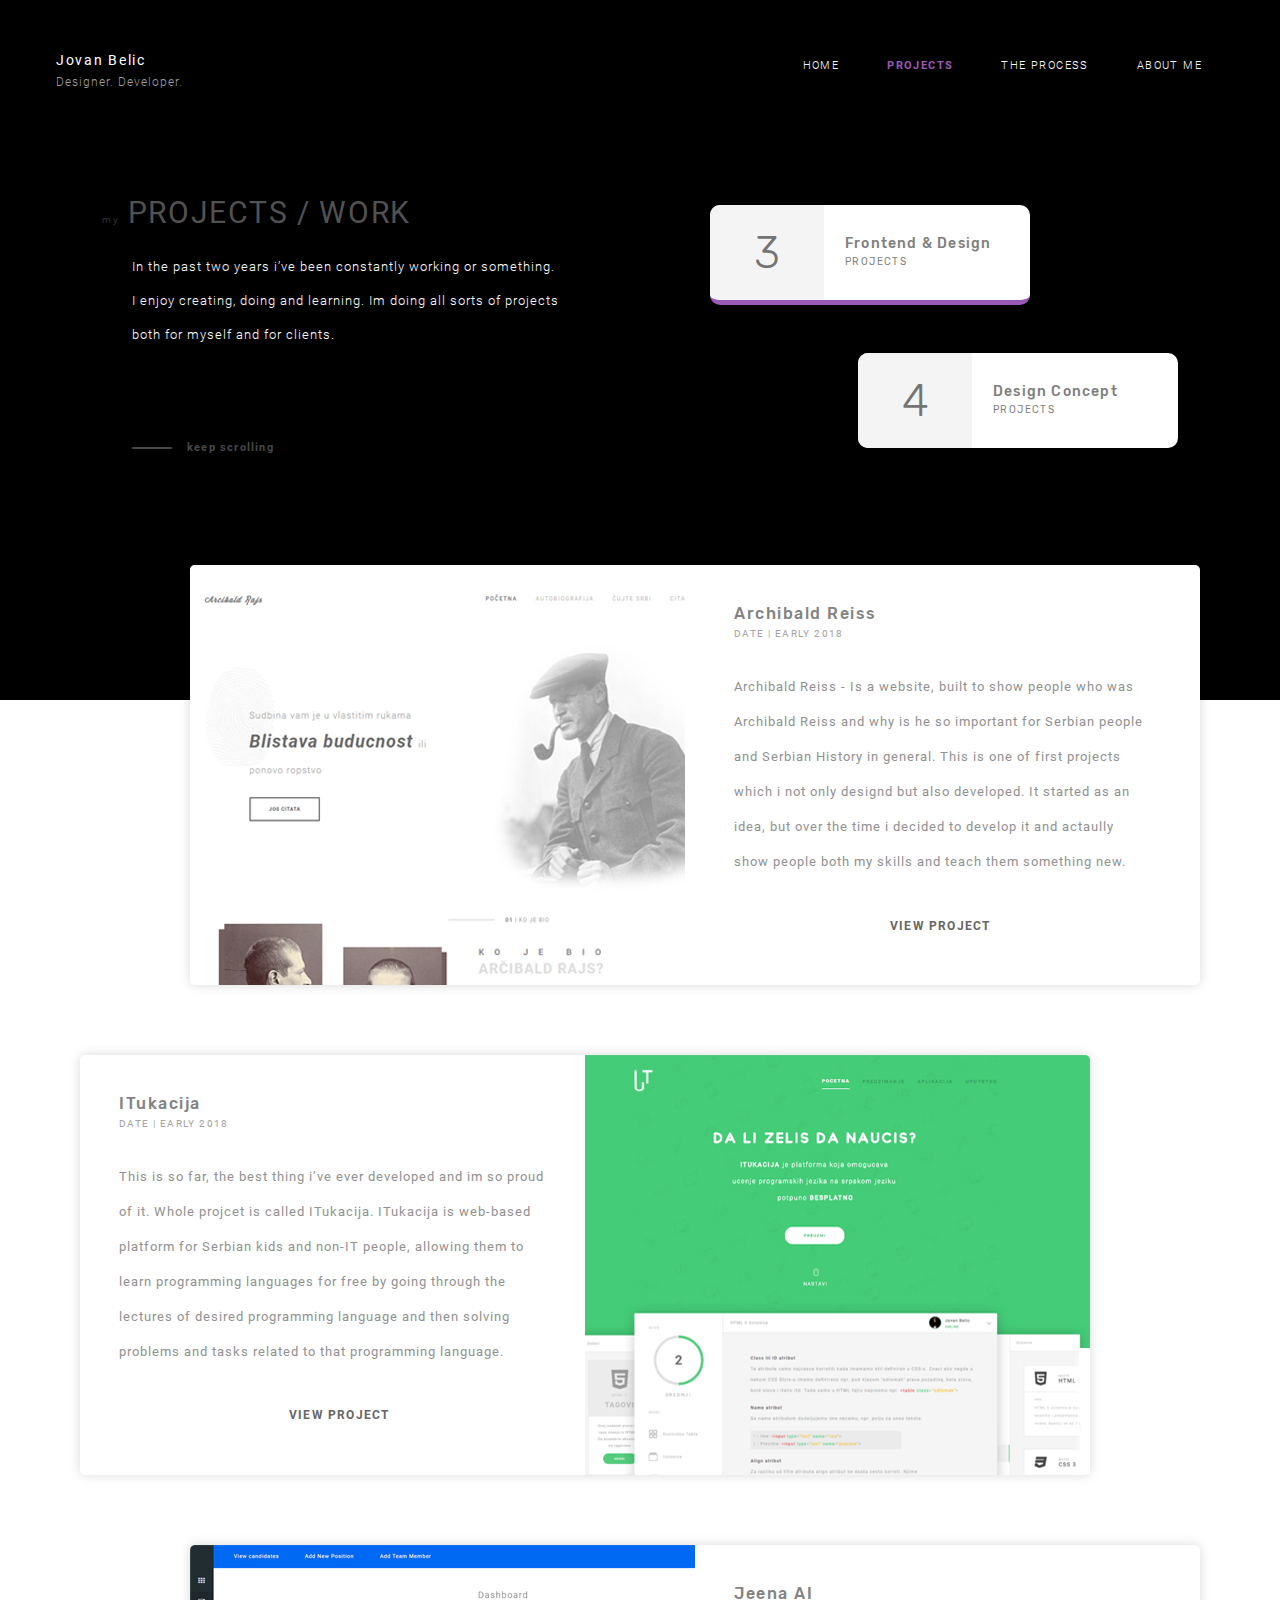
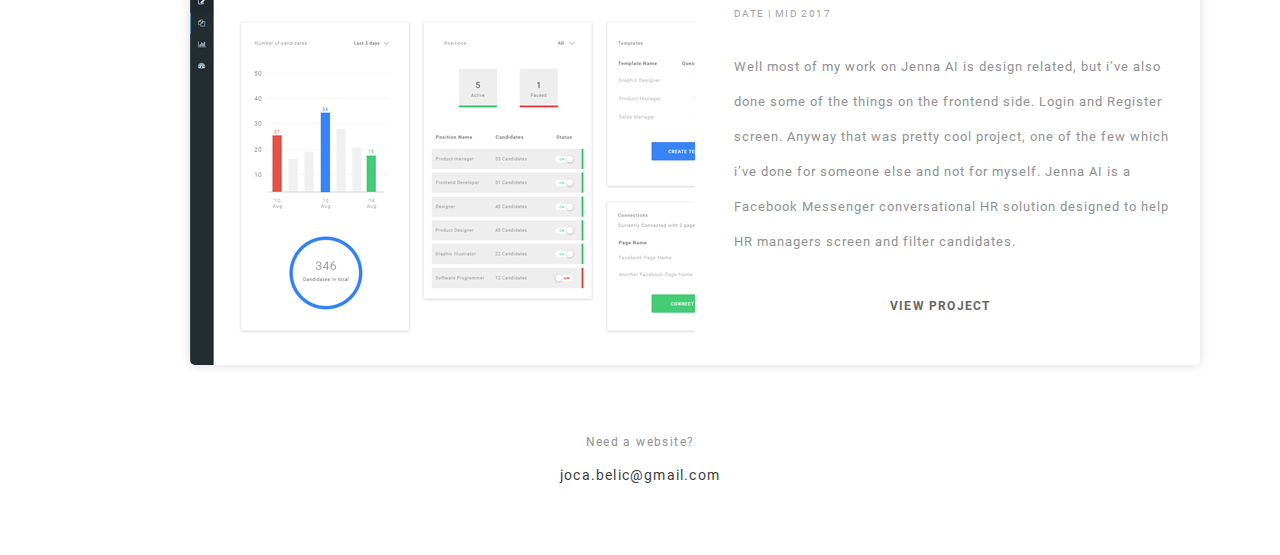
<file: projects.html>
<!DOCTYPE html>
<html>
<head>
	<title>Jovan Belic</title>
	<link rel="stylesheet" type="text/css" href="public/stylesheets/reset.css">
	<link rel="stylesheet" type="text/css" href="public/stylesheets/projects.css">
	<meta name="viewport" content="width=device-width, initial-scale=1">
	<link rel="stylesheet" type="text/css" href="https://cdnjs.cloudflare.com/ajax/libs/animate.css/3.5.2/animate.css">
</head>
<body>
<div id="menu-mobile">
		<img src="public/images/icons/close.svg" id="close_mobile">
		<p class="menu-mark m-mark">MENU</p>
		<div class="mobile-box" id="home-p">
				<img src="public/images/icons/home.svg">
				<p class="m-main"><span>01 |</span> Home page</span></p>
		</div><!-- end mobile-box -->
		<div class="mobile-box n-box b-2">
				<img src="public/images/icons/tabs.svg">
				<p class="m-main mobile-active"><span>02 |</span> Projects</span></p>
				<p class="box-text">Click to check more of my projects</p>			
		</div><!-- end mobile-box -->
		<div class="mobile-box n-box" id="process-p">
				<img src="public/images/icons/engineering.svg">
				<p class="m-main"><span>03 |</span> The Process</span></p>
				<p class="box-text">Click here to find out how i build things</p>				
		</div><!-- end mobile-box -->
		<div class="mobile-box n-box" id="about-p">
				<img src="public/images/icons/user.svg">
				<p class="m-main"><span>04 |</span> About me</span></p>
				<p class="box-text">Here you can find out more about my life</p>			
		</div><!-- end mobile-box -->			
	</div><!-- end menu-mobile -->	
	<img src="public/images/menu-w.png" id="menu-img">
	<div class="wrapper">
		<div class="header">
			<div class="navigation">
				<div class="logo">
					<p class="logo-text">Jovan Belic <br><span>Designer. Developer.</span></p>
				</div><!-- end logo -->
				<div class="nav-bar">
					<ul class="nav-list">
						<li class="nav-comp"><a href="index.html">HOME</a></li>
						<li class="nav-comp"><a href="#" id="active">PROJECTS</a></li>
						<li class="nav-comp"><a href="process.html">THE PROCESS</a></li>
						<li class="nav-comp"><a href="about.html">ABOUT ME</a></li>
					</ul><!-- end nav-list -->
				</div><!-- end nav-bar -->
			</div><!-- end navigation -->
			<div class="hero">
				<div class="hero-left">
					<p class="hero-title m-fix-2"><span>my</span> PROJECTS / WORK</p>
					<p class="hero-text m-fix-2">
						In the past two years i’ve been constantly working or something. <br>
						I enjoy creating, doing and learning. Im doing all sorts of projects <br>
						both for myself and for clients.
					</p><!-- end hero-text -->
					<hr class="scroll-line quote-fix m-fix-2 t-fix"><p class="scroll-text t-fix">keep scrolling</p>
				</div><!-- end left -->
				<div class="hero-right">
					<div class="proj-box animated fadeInLeft">
						<div class="box-left">
							<p class="proj-number">3</p>
						</div><!-- end box-left -->
						<p class="box-title">Frontend & Design <br> <span>PROJECTS</span></p>
					</div><!-- end proj-box -->
					<div class="proj-box box-non-sel animated fadeInRight">
						<div class="box-left">
							<p class="proj-number">4</p>
						</div><!-- end box-left -->
						<p class="box-title">Design Concept<br> <span>PROJECTS</span></p>
					</div><!-- end proj-box -->					
				</div><!-- end right -->
			</div><!-- end hero -->
		</div><!-- end header -->	
		<div class="proj-holder">
			<div class="project pr-fir animated fadeInLeft">
				<div class="pr-img"></div>
				<div class="pr-info">
					<p class="pr-title m-fix">Archibald Reiss</p>
					<p class="pr-date m-fix">DATE  |  EARLY 2018</p>
					<p class="pr-desc m-fix">Archibald Reiss - Is a website, built to show people who was <br>
					Archibald Reiss and why is he so important for Serbian people <br>
					and Serbian History in general. This is one of first projects <br>
					which i not only designd but also developed. It started as an <br>
					idea, but over the time i decided to develop it and actaully <br>
					show people both my skills and teach them something new.</p> <br>
					<a href="https://russcomin.github.io/reiss-web/" class="pr-button">VIEW PROJECT</a>
				</div><!-- end pr-info -->
			</div><!-- end project -->
			<div class="project pr-sec">
				<div class="pr-img"></div>
				<div class="pr-info">
					<p class="pr-title m-fix">ITukacija</p>
					<p class="pr-date m-fix">DATE  |  EARLY 2018</p>
					<p class="pr-desc m-fix">This is so far, the best thing i’ve ever developed and im so proud <br>
					of it. Whole projcet is called ITukacija. ITukacija is web-based <br>
					platform for Serbian kids and non-IT people, allowing them to<br>
					learn programming languages for free by going through the <br>
					lectures of desired programming language and then solving <br>
					problems and tasks related to that programming language.
					<a href="https://russcomin.github.io/ITukacija-web/" class="pr-button">VIEW PROJECT</a>
				</div><!-- end pr-info -->
			</div><!-- end project -->
			<div class="project pr-thir">
				<div class="pr-img"></div>
				<div class="pr-info">
					<p class="pr-title m-fix">Jeena AI</p>
					<p class="pr-date m-fix">DATE  |  MID 2017</p>
					<p class="pr-desc m-fix">Well most of my work on Jenna AI is design related, but i’ve also <br>
					done some of the things on the frontend side. Login and Register<br>
					screen. Anyway that was pretty cool project, one of the few which<br>
					i’ve done for someone else and not for myself. Jenna AI is a <br>
					Facebook Messenger conversational HR solution designed to help <br>
					HR managers screen and filter candidates.</p> <br>
					<a href="https://app.jenna.ai/" class="pr-button">VIEW PROJECT</a>
				</div><!-- end pr-info -->
			</div><!-- end project -->						
		</div><!-- end proj-holder -->
		<div class="action">
			<p class="action-small">Need a website?</p><br>
			<p class="action-big">joca.belic@gmail.com</p>
		</div><!-- end action -->
	</div><!-- end wrapper -->
	<script src="views/go_home.js"></script>
	<script type="text/javascript">
		let concepts = document.getElementsByClassName('box-non-sel')[0];
			concepts.addEventListener('click', function() {
				document.location = "concepts.html";
			});	
		let home_p = document.getElementById('home-p')
			home_p.addEventListener('click', function() {
			document.location = "index.html";
		});
		let process_p = document.getElementById('process-p')
			process_p.addEventListener('click', function() {
			document.location = "process.html";
		});		
		let about_p = document.getElementById('about-p')
			about_p.addEventListener('click', function() {
			document.location = "about.html";
		});	

		let menu_hamb = document.getElementById('menu-img').addEventListener('click', menuMobile);
		let close_mobile = document.getElementById('close_mobile').addEventListener('click', closeMobile);
		let menu_mobile = document.getElementById('menu-mobile');
		
		function menuMobile() {
			menu_mobile.style.transition = ".4s";
			menu_mobile.style.left = "0px";

		}

		function closeMobile() {
			menu_mobile.style.transition = ".4s";
			menu_mobile.style.left = "-100%";		
		}
	</script>
</body>
</html>
</file>
<file: public/stylesheets/landing-page.css>
@font-face {
    font-family: Roboto-Regular;
    src: url(fonts/Roboto-Regular.ttf);
}

@font-face {
    font-family: Roboto-Bold;
    src: url(fonts/Roboto-Bold.ttf);
}

@font-face {
    font-family: Roboto-Light;
    src: url(fonts/Roboto-Light.ttf);
}

@font-face {
    font-family: Rubik-Bold;
    src: url(fonts/Rubik-Bold.ttf);
}

@font-face {
    font-family: Rubik-Light;
    src: url(fonts/Rubik-Light.ttf);
}

@font-face {
    font-family: Rubik-Medium;
    src: url(fonts/Rubik-Medium.ttf);
}

@font-face {
    font-family: Rubik-Medium;
    src: url(fonts/Rubik-Regular.ttf);
}

body {
	overflow-x: hidden;
}

* {
	margin: 0px;
	padding: 0px;
}

a {
	text-decoration: none;
}

ul, li {
	list-style-type: none;
}

body{
	background: black;
}

.wrapper {
	width: 100%;
	height: auto;
}

.left-wrapper {
	width: 50%;
	height: 1065px;
	float: left;
	background: white;
}

.right-wrapper {
	width: 50%;
	height: 1065px;
	float: right;
	background-image: url(../images/background.jpg);
	background-position: left;
	background-repeat: no-repeat;
	background-size: cover;
}

#menu-button {
	transition: .3s;
	width: 242px;
	height: 96px;
	background: white;
	position: absolute;
	right: 0px;
	top: 0px;
	text-align: center;
	cursor: pointer;
}

#menu-button:hover .menu-button-text {
	color: white;
}

.menu-button-text {
	font-family: Rubik-Medium;
	font-size: 18px;
	letter-spacing: 10.5px;
	font-weight: 600;
	line-height: 96px;
	margin-left: 25px;
	color: #333232;
}

.home-page-line {
	width: 1px;
	height: 100px;
	background: white;
	border: none;
	position: absolute;
	top: 90px;
	right: 25px;
	margin-top: 35px;
}

.home-page {
	font-family: Roboto-Regular;
	font-size: 15px;
	color: white;
	letter-spacing: 5.5px;
    writing-mode:tb-rl;
    -webkit-transform:rotate(0deg);
    -moz-transform:rotate(0deg);
    -o-transform: rotate(0deg);
    -ms-transform:rotate(0deg);
    transform: rotate(0deg);
    white-space:nowrap;
    display:block;
    bottom:0;
    width:20px;
    height:20px;
    position: absolute;
    top: 250px;
    right: 17px;
}

.title-name {
	font-family: Roboto-Regular;
	font-weight: 500;
	font-size: 14px;
	color: #333232;
	letter-spacing: 2.6px;
	margin-top: 90px;
	margin-left: 86px;
	float: left;
}

.title-sub {
	float: right;
	margin-top: 80px;
	margin-right: 85px;
	font-family: Roboto-Regular;
	font-size: 14px;
	letter-spacing: 3.6px;
	color: #959494;
	text-align: right;
}

.title-sub span {
	font-family: Roboto-Bold;
	color: #5c5c5c;
}

.hero-text {
	width: 100%;
	height: 260px;
	margin-top: 150px;
}

.quote-light {
	font-family: Roboto-Regular;
	font-weight: 100;
	font-size: 30px;
	color: #d0d0d0;
	letter-spacing: 10px;
	margin-top: 170px;
	margin-left: 130px;
}

.quote-bold {
	margin-top: 20px;
	font-family: Rubik-Bold;
	font-size: 42px;
	color: #474747;
	margin-left: 130px;
	line-height: 150%;
}

.scroll-line {
	width: 57px;
	height: 2px;
	background: #474747;
	margin-left: 130px;
	margin-top: 30px;
	vertical-align: middle;
	display: inline-block;
	border: none;
}

.scroll-text {
	font-family: Roboto-Bold;
	font-size: 11px;
	color: #474747;
	letter-spacing: 1.8px;
	vertical-align: middle;
	display: inline-block;
	margin-top: 30px;
	margin-left: 20px;
}

.work-button {
	transition: .4s;
	width: 234px;
	height: 89px;
	background: #000000;
	margin-top: 30px;
	text-align: center;
	cursor: pointer;
	color: white;
	border-bottom: 2px solid black;
	border-top: 2px solid black;
}

.work-button-text {
	font-family: Rubik-Medium;
	letter-spacing: 4.5px;
	font-size: 15px;
	line-height: 89px;
}

.work-button:hover {
	width: 100%;
	transition: .4s;
	border-bottom: 2px solid black;
	border-top: 2px solid black;
	background: none;
	font-weight: bold;
	color: black;
}

.services {
	width: 712px;
	height: 387px;
	background-color: #303030;
	float: right;
	margin-top: 60px;
	border-bottom: 36px solid #474747;
	text-align: center;
}

.main-service {
	color: white;
	font-size: 16px;
	font-family: Rubik-Medium;
	line-height: 160%;
	letter-spacing: 1.8px;
	vertical-align: middle;
	display: inline-block;
	margin-top: 90px;
	text-align: left;
}

.services-list {
	font-family: Roboto-Light;
	font-size: 14px;
	color: white;
	letter-spacing: 2.4px;
	vertical-align: middle;
	display: inline-block;
	line-height: 290%;
	text-align: left;
	margin-left: 100px;
	margin-top: 90px;
}


/* HOVER */ 


/* Sweep To Right */
.hvr-sweep-to-right {
  display: inline-block;
  vertical-align: middle;
  -webkit-transform: perspective(1px) translateZ(0);
  transform: perspective(1px) translateZ(0);
  box-shadow: 0 0 1px transparent;
  position: relative;
  -webkit-transition-property: color;
  transition-property: color;
  -webkit-transition-duration: 0.3s;
  transition-duration: 0.3s;
}
.hvr-sweep-to-right:before {
  content: "";
  position: absolute;
  z-index: -1;
  top: 0;
  left: 0;
  right: 0;
  bottom: 0;
  background: black;
  -webkit-transform: scaleX(0);
  transform: scaleX(0);
  -webkit-transform-origin: 0 50%;
  transform-origin: 0 50%;
  -webkit-transition-property: transform;
  transition-property: transform;
  -webkit-transition-duration: 0.3s;
  transition-duration: 0.3s;
  -webkit-transition-timing-function: ease-out;
  transition-timing-function: ease-out;
}
.hvr-sweep-to-right:hover, .hvr-sweep-to-right:focus, .hvr-sweep-to-right:active {
  color: white;
}
.hvr-sweep-to-right:hover:before, .hvr-sweep-to-right:focus:before, .hvr-sweep-to-right:active:before {
  -webkit-transform: scaleX(1);
  transform: scaleX(1);
}

.project-holder {
	width: 100%;
	height: 820px;
	float: left;
}

.project-white {
	float: left;
	width: 50%;
	height: 100%;
	background: white;
}

.project-black {
	float: right;
	width: 50%;
	height: 100%;
	background: black;
}

.project {
	position: absolute;
	width: 1360px;
	height: 700px;
	margin-top: 54px;
	left: 50%;
	transform: translate(-50%,0);
	background: white;
	-webkit-box-shadow: 0px 0px 15px 0px rgba(0,0,0,0.16);
	-moz-box-shadow: 0px 0px 15px 0px rgba(0,0,0,0.16);
	box-shadow: 0px 0px 15px 0px rgba(0,0,0,0.16);	
}

.project-image {
	float: left;
	width: 800px;
	height: 600px;
	margin-top: 46px;
	margin-left: 46px;
	background-image: url(../images/user-interface.jpg);
}

.project-content {
	float: left;
	width: auto;
	height: 100%;
	padding-left: 70px;
}

.project-title {
	font-family: Roboto-Regular;
	font-size: 16px;
	color: #ababab;
	letter-spacing: 2.5px;
	margin-top: 133px;
	font-weight: 400;
}

.project-text {
	font-family: Roboto-Regular;
	font-size: 14px;
	color: #474747;
	letter-spacing: 1.3px;
	margin-top: 35px;
	line-height: 250%;
}

.project-button {
	transition: .2s;
	width: 235px;
	height: 45px;
	border-radius: 3px;
	background-color: #2ecc71;
	color: white;
	border: none;
	cursor: pointer;
	-webkit-box-shadow: 0px 0px 27px -6px rgba(46,204,112,1);
	-moz-box-shadow: 0px 0px 27px -6px rgba(46,204,112,1);
	box-shadow: 0px 0px 27px -6px rgba(46,204,112,1);
	margin-top: 35px;
	font-family: Roboto-Bold;
	font-size: 10px;
	letter-spacing: 2px;
}

#menu-hamb {
	display: none;
}

.project-button:focus { outline: none }
.project-button:hover { 
	transition: .2s;
	background: none;
	border: 2px solid #2ecc71;
	box-shadow: none;
	color: #2ecc71;
}

.process {
	width: 100%;
	height: auto;
	float: left;
	background: #000000;
}

.process-left {
	float: left;
	width: 50%;
	height: auto;
}

.process-left img {
	width: 100%;
	height: 510px;
}

.process-right {
	width: 50%;
	height: auto;
	min-height: 400px;
	float: right;
	margin-bottom: 140px;
}

.process-title {
	font-family: Roboto-Light;
	font-size: 20px;
	color: #e4e4e4;
	letter-spacing: 1.6px;
	font-weight: 700;
	margin-left: 100px;
	margin-top: 40px;
}

.process-text {
	font-family: Roboto-Light;
	font-size: 14px;
	color: #e4e4e4;
	letter-spacing: 1px;
	line-height: 270%;
	margin-left: 100px;
	margin-top: 40px;
}

.process-special {
	font-family: Roboto-Regular;
	color: #bbbbbb;
	font-size: 14px;
	margin-left: 100px;
	margin-top: 40px;
	letter-spacing: 1.5px;
}

.process-special span {
	font-family: Roboto-Bold;
	font-size: 16px;
	color: white;
}

.process-list {
	width: 330px;
	height: 258px;
	margin-left: 100px;
	margin-top: 60px;
	display: inline-block;
}

.process-item {
	width: 50%;
	height: 50%;
	float: left;
}

.process-image-text {
	font-family: Roboto-Regular;
	font-size: 14px;
	color: white;
	letter-spacing: 2.1px;
	margin-top: 15px;
}

.process-image-text span {
	font-family: Roboto-Bold;
	font-size: 16px;
}

/* Fix for margin in process item */
.m-fix {
	margin-top: 25px;
}

.m-fix-double {
	margin-top: 33px;
}

.watch-button {
	transition: .3s;
	width: 235px;
	height: 45px;
	border-radius: 3px;
	background: none;
	color: #2ecc71;
	border: none;
	cursor: pointer;
	margin-left: 100px;
	margin-top: 50px;
	font-family: Roboto-Bold;
	font-size: 10px;
	letter-spacing: 2px;
	border: 2px solid #2ecc71;
}

.contact {
	width: 520px;
	height: 460px;
	position: absolute;
	left: 170px;
	top: 2410px;
	background: black;
}

.contact-title {
	color: #e4e4e4;
	font-family: Roboto-Regular;
	font-size: 18px;
	letter-spacing: 1.6px;
	margin-top: 80px;
	margin-left: 40px;
}

.contact-text {
	font-family: Roboto-Light;
	font-size: 14px;
	color: #e4e4e4;
	letter-spacing: 1.2px;
	line-height: 270%;
	font-weight: 100;
	margin-left: 40px;
	margin-top: 30px;
}

.contact-text span {
	font-size: 18px;
}

.contact-line {
	width: 180px;
	height: 1px;
	border: none;
	background: #d2d2d2;
	margin-left: 40px;
	margin-top: 40px;
}

.craft {
	font-family: Roboto-Light;
	color: #807d7d;
	letter-spacing: 1.6px;
	font-size: 12px;
	margin-left: 40px;
	margin-top: 20px;
}

.craft span {
	font-family: Roboto-Bold;
	color: #d2d2d2;
}

#menu {
	width: 0px;
	height: 96px;
	position: absolute;
	background: white;
	top: 0px;
	right: 0px;
	-webkit-box-shadow: 0px 0px 18px -4px rgba(0,0,0,0.48);
	-moz-box-shadow: 0px 0px 18px -4px rgba(0,0,0,0.48);
	box-shadow: 0px 0px 18px -4px rgba(0,0,0,0.48);	
	z-index: 200;
	display: none;
}

.menu-wrapper {
	width: 500px;
	height: 910px;
	margin-left: 74px;
	margin-top: 63px;
	display: block;
}

.menu-mark {
	font-family: Rubik-Medium;
	font-size: 14px;
	letter-spacing: 7.5px;
	font-weight: 600;
	margin-left: 0px;
	color: #333232;
	float: left;
}

.close-mark {
	float: right;
	font-family: Roboto-Regular;
	color: #7c7c7c;
	font-size: 13px;
	letter-spacing: 2.2px;
	cursor: pointer;
}

.close-mark:hover {
	opacity: .7;
}

.nav-box {
	margin-top: 80px;
	width: 498px;
	height: 94px;
	-webkit-box-shadow: 0px 0px 5px 2px rgba(0,0,0,0.09);
	-moz-box-shadow: 0px 0px 5px 2px rgba(0,0,0,0.09);
	box-shadow: 0px 0px 5px 2px rgba(0,0,0,0.09);
	border-radius: 5px;
	float: left;
	border-right: 2px solid #2ecc71;
	cursor: pointer;
}

.nav-box img {
	width: 32px;
	height: 32px;
	margin-left: 40px;
	margin-top: 29px;
	vertical-align: middle;
	display: inline-block;
	opacity: .7;
}

.nav-box .nav-main {
	vertical-align: middle;
	display: inline-block;
	margin-top: 31px;
	margin-left: 40px;
	color: #4a4a4a;
	font-family: Roboto-Regular;
	font-size: 14px;
	letter-spacing: .6px;
}

.box-regular {
	transition: .2s;
	margin-top: 40px;
	-webkit-box-shadow: 0px 0px 5px -1px rgba(0,0,0,0.2);
	-moz-box-shadow: 0px 0px 5px -1px rgba(0,0,0,0.2);
	box-shadow: 0px 0px 5px -1px rgba(0,0,0,0.2);
	height: 150px;
	border-right: none;
}

.box-regular:hover {
	transition: .2s;
	-webkit-box-shadow: 0px 0px 5px 2px rgba(0,0,0,0.09);
	-moz-box-shadow: 0px 0px 5px 2px rgba(0,0,0,0.09);
	box-shadow: 0px 0px 5px 2px rgba(0,0,0,0.09);
}

.box-regular img {
	margin-top: 60px;
}

.box-regular .nav-main {
	margin-top: -5px;
}

.box-text {
	margin-left: 118px;
	font-family: Roboto-Light;
	font-size: 13px;
	color: #7f7f7f;
	letter-spacing: 1px;
	line-height: 220%;
	margin-top: -30px;
}

.nav-main span {
	color: #b4b4b4;
}

.watch-button:focus { outline: none }
.watch-button:hover { background: #2ecc71;  color: white; transition: .3s; }

#menu-mobile {
	width: 100%;
	height: auto;
	overflow-x: hidden;
	overflow-y: hidden;
	position: absolute;
	top: 0px;
	left: -100%;
	background: white;
	z-index: 100;
}

#close_mobile {
	position: absolute;
	width: 30px;
	height: 30px;
	top: 40px;
	right: 40px;
	cursor: pointer;
}

.m-mark {
	margin-top: 45px;
	margin-left: 40px;
}

.mobile-box {
	width: 95%;
	height: 100px;
	margin-top: 110px;
	-webkit-box-shadow: 0px 0px 5px 2px rgba(0,0,0,0.09);
	-moz-box-shadow: 0px 0px 5px 2px rgba(0,0,0,0.09);
	box-shadow: 0px 0px 5px 2px rgba(0,0,0,0.09);
	border-radius: 5px;
	border-right: 2px solid #2ecc71;
	cursor: pointer;
}

.mobile-box img {
	width: 35px;
	height: 35px;
	margin-top: 32.5px;
	margin-left: 40px;
	vertical-align: middle;
	display: inline-block;	
}

.mobile-box .m-main {
	vertical-align: middle;
	display: inline-block;
	margin-top: 35px;
	margin-left: 40px;
	color: #4a4a4a;
	font-family: Roboto-Regular;
	font-size: 14px;
	letter-spacing: 1.4px;
}

.n-box {
	margin-top: 40px;
	height: 150px;
	border-right: none;
}

.n-box .m-main {
	margin-top: -5px;
}

.n-box .box-text {
	margin-top: -30px;
}

.n-box img {
	margin-top: 60px;
}

.box-last {
	margin-bottom: 50px;
}

@media (max-width: 1400px) { 
	.left-wrapper {
		width: 65%;
	}

	.right-wrapper {
		width: 35%;
	}

	.services {
		margin-top: 90px;
	}

	.process-left {
		float: left;
		width: 50%;
		height: auto;
		padding: 0px;
	}

	.process-left img {
		width: 100%;
		height: 420px;
	}

	.contact {
		left: 10%;
		overflow-x: hidden;
	}

	.contact-title {
		margin-left: 0px;
	}

	.craft {
		margin-left: 0px;
	}

	.contact-line {
		margin-left: 0px;
	}

	.contact-text {
		margin-left: 0px;
	}

	.project {
		width: 100%;
	}

	.project-content {
		padding-left: 30px;
	}	

 }

 @media (max-width: 1190px) { 
 	 .project-holder {
 		width: 100%;
 		height: 1260px;
 	}

 	.project {
 		width: 860px;
 		height: 1140px;
 		text-align: center;
 	}

 	.project-image {
 		margin-left: 30px;
 		margin-top: 30px;
 		float: none;
 	}

 	.project-content {
 		height: auto;
 		float: none;
 	}

	.project-title {
		margin-left: 0px;
		margin-top: 60px;
	}

	.project-text {
		margin-left: 0px;
	}

	.project-button {
		margin-left: 0px;
	}

	.contact {
		width: auto;
		top: 2790px;
		left: 50px;
	} 	

	.m-fx-small {
		margin-left: 20px;
	}

	.title-fix {
		margin-top: 0px;
	}
	
	.process-left img {
		width: 100%;
		height: 360px;
	}

	.project-content {
		padding-left: 0px;
	}

}


@media (max-width: 1000px) { 

	.project-content {
		width: 100%;
	}

	.right-wrapper {
		display: none;
	}

	.left-wrapper {
		width: 100%;
		height: auto;
	}

	#menu-hamb {
		display: block;
		position: absolute;
		top: 45px;
		right: 40px;
		cursor: pointer;
	}

	.title-sub {
		display: none;
	}

	.title-name {
		margin-top: 50px;
		margin-left: 40px;
	}

	.quote-fix {
		margin-left: 40px;
		padding-right: 40px;
	}	

	.work-button {
		margin-top: 50px;
	}

	.project {
		height: 900px;
		width: 100%;
	}

	.project-image {
		width: 100%;
	}

	.project-image {
		float: left;
		width: 100%;
		height: 400px;
		margin-top: 0px;
		margin-left: 0px;
		background-image: url(../images/user-interface.jpg);
		background-size: cover;
		background-position: center;
	}

	 .project-black {
		float: none;
	}

	.project-holder {
		height: 950px;
	}

	.project-title {
		margin-top: 40px;
		height: auto;
	}

	.project-content {
		height: auto;
		margin-top: 380px;
		padding-top: 5px;
	}

	.process-left {
		width: 100%;
		padding-right: 0px;
	}

	.contact {
		width: auto;
		left: 0px;
		top: 3460px;
		padding-left: 30px;
		padding-right: 30px;
	}

	.contact-text {
		margin-left: 0px;
	}

	.process-right {
		width: 100%;
		text-align: center;
	}

	.process-title {
		margin-top: 40px;
	}

	.process-list {
		margin-left: 0px;
	}

	.watch-button {
		margin-left: 0px;
	}

	.m-fx-small {
		margin-left: 0px;
	}

	.contact-fix {
		margin-left: 30px;
	}

	.process-text {
		 padding: 0px 40px 0px 40px;
	}

	.contact-text {
		padding-right: 20px;
	}

}

@media (max-width: 510px) { 
	.work-button {
		margin-top: 190px;
	}
}

@media (max-width: 730px) {
	.services {
		width: 100%;
	}
	.services-list {
		margin-left: 20px;
	}
}

@media (max-width: 460px) {
	.contact {
		left: 0px;
		top: 3950px;
		padding: 0px;
	}
	.contact-title {
		margin-top: 20px;
	}

	.process-right {
		overflow-x: hidden;
	}
}

@media (max-width: 650px) { 
	#menu {
		position: absolute;
		width: 100%;
	}

	.menu-wrapper {
		width: 100%;
		margin: 0px;
		padding: 0px;
	}

	.nav-box {
		width: 300px;
		float: none;
		margin: 0px auto;
	}
}
</file>
<file: public/stylesheets/about.css>
body {
	background: black;
}

.wrapper {
	width: 100%;
	height: auto;
	overflow-x: hidden;
	margin-bottom: 40px;
}

.header	{
	width: 100%;
	height: 900px;
	background: black;
}

.navigation {
	width: 100%;
	height: 145px;
}

.logo {
	float: left;
	width: auto;
	height: 145px;
	margin-left: 56px;
}

.logo-text {
	font-family: Roboto-Regular;
	font-size: 14px;
	color: white;
	letter-spacing: 1.7px;
	line-height: 150%;
	margin-top: 50px;
}

.logo-text span {
	font-family: Roboto-Light;
	font-size: 12px;
	color: #9d9d9d;
	letter-spacing: 1px;
}

.nav-bar {
	float: right;	
	width: auto;
	height: 145px;
	margin-right: 56px;
}

.nav-list li{
	display: inline-block;
}

.nav-list {
	margin-top: 55px;
	width: auto;
	height: auto;
}

.nav-comp {
	margin-left: 22px;
	margin-right: 22px;
}

.nav-comp a {
	font-family: Roboto-Light;
	font-size: 11px;
	color: white;
	letter-spacing: 1.4px;
}

#active {
	font-family: Roboto-Bold;
	color: #2dcc70;
}

.hero {
	width: 1076px;
	height: 755px;
	margin: 0 auto;
}

.hero-content {
	width: 900px;
	height: auto;
	margin: 0 auto;
}

.my-story {
	width: 100%;
	height: 760px;
}

.story-left {
	width: auto;
	height: 100%;
	float: left;
}

.story-left img {
	margin-top: 40px;
}

.story-right {
	width: 510px;
	height: 100%;
	float: left;
}

.help-text {
	color: #222222;
	font-family: Roboto-Regular;
	font-size: 14px;
	letter-spacing: 1px;
	margin-top: 120px;
	margin-left: 90px;
}

.title-text {
	font-family: Roboto-Bold;
	font-size: 30px;
	color: #2ecc71;
	letter-spacing: 1.2px;
	margin-left: 90px;
	margin-top: 5px;
}

.text-green {
	font-family: Roboto-Light;
	font-size: 12px;
	color: white;
	letter-spacing: 1px;
	line-height: 230%;
	font-weight: 500;
	margin-left: 90px;
	margin-top: 50px;
}

.story-right span {
	color: #2ecc71;
}

#download {
	transition: .2s;
	width: 230px;
	height: 64px;
	cursor: pointer;
	background: none;
	border: 3px solid #2ecc71;
	margin-left: 90px;
	margin-top: 45px;
	color: #2ecc71;
	font-family: Roboto-Bold;
	font-size: 11px;
	letter-spacing: 2px;
}
#download:focus { outline: none }
#download:hover {
	transition: .2s;
	background: #2ecc71;
	color: black;
}

.exp {
	width: 700px;
	height: auto;
	margin: 0 auto;
}

.exp .help-text {
	margin-top: 40px;
}

.exp .text-green {
	margin-top: 30px;
}

.helper {
	margin-left: 120px;
	margin-top: 30px;
}
.exp span { color: #2ecc71; }

.job-box {
	width: 530px;
	height: 240px;
	margin-left: 90px;
	margin-top: 30px;
}

.job-num {
	margin-left: 5px;
	display: inline-block;
	vertical-align: middle;

}

.job-name {
	color: #2ecc71;
	display: inline-block;
	vertical-align: middle;
	margin-left: 10px;
	font-family: Roboto-Bold;
	font-size: 22px;
	letter-spacing: 1.2px;
}
.job-name span {
	font-family: Roboto-Regular;
	font-weight: 600;
	font-size: 12px;
	color: #4a4a4a;
}

.job-text {
	color: #4a4a4a;
	font-size: 14px;
	font-family: Roboto-Regular;
	margin-left: 67px;
	margin-top: 25px;
	letter-spacing: .7px;
	line-height: 220%;
}

.goals {
	width: 800px;
	height: 350px;
	margin: 0 auto;
	margin-top: 10px;
}

.goals-left {
	float: left;
	width: auto;
	height: 100%;
}

.goals-right {
	float: left;
	width: 540px;
	height: 100%;
}

.goals-help {
	margin-left: 40px;
}

.goals-right .help-text {
	margin-top: 20px;
}

.goals-right .text-green {
	margin-top: 20px;
}

.goal {
	margin-top: 30px;
}

.hero-title {
	font-family: Roboto-Regular;
	font-size: 30px;
	color: #525151;
	letter-spacing: 1.6px;
	margin-top: 50px;
}

.made-by {
	text-align: center;
	color: #807d7d;
	font-family: Roboto-Light;
	font-size: 13px;
	letter-spacing: 1px;
	margin-top: 20px;
}

.made-by span{
	font-family: Roboto-Regular;
	color: white;
}

.hero-title span {
	font-size: 10px;
	color: #303030;
}

.hero-text {
	font-family: Roboto-Light;
	font-size: 13px;
	color: white;
	margin-top: 20px;
	letter-spacing: 1.5px;
	line-height: 260%;
}

.scroll-line {
	width: 40px;
	height: 2px;
	border: none;
	background: #474747;
	display: inline-block;
	vertical-align: middle;
	margin-top: 120px;
}

.scroll-text {
	font-family: Roboto-Bold;
	font-size: 11px;
	color: #474747;
	letter-spacing: 1.2px;
	display: inline-block;
	vertical-align: middle;
	margin-left: 15px;
	margin-top: 120px;
}

#menu-img {
	position: absolute;
	top: 56px;
	right: 56px;
	cursor: pointer;
	display: none;
}


#menu-mobile {
	width: 100%;
	height: auto;
	overflow-x: hidden;
	overflow-y: hidden;
	position: absolute;
	top: 0px;
	left: -100%;
	background: white;
	z-index: 100;
}

#close_mobile {
	position: absolute;
	width: 30px;
	height: 30px;
	top: 40px;
	right: 40px;
	cursor: pointer;
}

.m-mark {
	margin-top: 45px;
	margin-left: 40px;
}

.mobile-box {
	width: 95%;
	height: 100px;
	margin-top: 110px;
	-webkit-box-shadow: 0px 0px 5px 2px rgba(0,0,0,0.09);
	-moz-box-shadow: 0px 0px 5px 2px rgba(0,0,0,0.09);
	box-shadow: 0px 0px 5px 2px rgba(0,0,0,0.09);
	border-radius: 5px;
	cursor: pointer;
}

.mobile-box img {
	width: 35px;
	height: 35px;
	margin-top: 32.5px;
	margin-left: 40px;
	vertical-align: middle;
	display: inline-block;	
}

.b-2 {
	border-right: 2px solid #2ecc71;
}

.mobile-box .m-main {
	vertical-align: middle;
	display: inline-block;
	margin-top: 35px;
	margin-left: 40px;
	color: #4a4a4a;
	font-family: Roboto-Regular;
	font-size: 14px;
	letter-spacing: 1.4px;
}

.menu-mark {
	font-family: Rubik-Medium;
	font-size: 14px;
	letter-spacing: 7.5px;
	font-weight: 600;
	margin-left: 0px;
	color: #333232;
	float: left;
	margin-left: 40px;
}

.n-box {
	margin-top: 40px;
	height: 150px;
	border-right: none;
}

.box-text {
	margin-left: 118px;
	font-family: Roboto-Light;
	font-size: 13px;
	color: #7f7f7f;
	letter-spacing: 1px;
	line-height: 220%;
	margin-top: -30px;
}

.n-box .m-main {
	margin-top: -5px;
}

.n-box .box-text {
	margin-top: -30px;
}

.n-box img {
	margin-top: 60px;
}

.box-last {
	margin-bottom: 50px;
}


.process-list {
	width: 330px;
	height: 258px;
	float: left;
	margin-top: 60px;
	display: inline-block;
}

.process-item {
	width: 50%;
	height: 50%;
	float: left;
}

.process-image-text {
	font-family: Roboto-Regular;
	font-size: 14px;
	color: white;
	letter-spacing: 2.1px;
	margin-top: 15px;
}

.process-image-text span {
	font-family: Roboto-Bold;
	font-size: 16px;
}

/* Fix for margin in process item */
.m-fix {
	margin-top: 25px;
}

.m-fix-double {
	margin-top: 33px;
}

.process-wrapper {
	width: 100%;
	height: auto;
	background: black;
	margin-top: 50px;

}

.process-header {
	width: 100%;
	height: 780px;
	background-image: url(../images/background.png);
	background-repeat: no-repeat;
	background-size: contain;
	background-position: center;
}

.process-content {
	width: 960px;
	height: auto;
	min-height: 2800px;
	margin: 0 auto;
	text-align: center;
	margin-top: 20px;
}

.content-big {
	font-family: Roboto-Bold;
	font-size: 36.4px;
	color: #fefefe;
	letter-spacing: 1.2px;
	line-height: 30px;
	text-align: left;
}

.content-big span {
	color: #353535;
	font-family: Roboto-Regular;
	font-size: 16px;
	letter-spacing: 2.4px;
}

.first-step {
	width: 100%;
	height: auto;
	margin-top: 100px;
}

.step-header {
	width: 100%;
	height: auto;
	min-height: 232px;
	text-align: left;
}

.step-number {
	font-family: Roboto-Regular;
	font-size: 60px;
	color: #181818;
	letter-spacing: 1px;
}

.step-title {
	font-family: Roboto-Regular;
	font-size: 16px;
	color: white;
	letter-spacing: 2.2px;
	font-weight: 500;
	margin-top: 10px;
}

.step-title span {
	font-family: Roboto-Regular;
	color: #2ecc71;
	font-size: 13px;
	font-weight: 100;
}

.step-text {
	font-family: Roboto-Light;
	font-size: 14px;
	color: #d6d6d6;
	letter-spacing: 1.4px;
	line-height: 260%;
	margin-top: 40px;
}

.two-sections {
	width: 100%;
	min-height: 430px;
	height: auto;
}

.sec-one {
	float: left;
	width: 50%;
	min-height: 430px;
	height: auto;
	text-align: left;
	margin-top: 30px;
}

.sec-two {
	float: right;
	width: 50%;
	min-height: 430px;
	height: auto;
	margin-top: 30px;
	text-align: left;
}


.illust-title {
	font-family: Roboto-Regular;
	font-size: 14px;
	color: #2dcc71;
	letter-spacing: 1.4px;
	margin-top: 30px;
	margin-left: 14px; 
}

.illust-text {
	margin-top: 30px;
	margin-left: 14px;
	font-family: Roboto-Light;
	color: #c7c7c7;
	font-size: 13px;
	letter-spacing: 1.2px;
	line-height: 250%;
}

.sec-cent {
	text-align: center;
}


.step-two {
	height: 850px;
}

.step-tree {
	height: 1200px;
}

.video {
	width: 100%;
	height: 700px;
	text-align: center;
}

.video .content-big {
	text-align: center;
}

.video-holder {
	width: 980px;
	height: 470px;
	margin: 0 auto;
	margin-top: 80px;
}


.contact {
	width: 100%;
	height: 340px;
	background: black;
	text-align: center;
}

.contact-title {
	color: #e4e4e4;
	font-family: Roboto-Regular;
	font-size: 18px;
	letter-spacing: 1.6px;
	margin-top: 40px;
}

.contact-text {
	font-family: Roboto-Light;
	font-size: 14px;
	color: #e4e4e4;
	letter-spacing: 1.7px;
	line-height: 270%;
	font-weight: 100;
	margin-top: 30px;
}

.contact-text span {
	font-size: 18px;
}

.contact-line {
	width: 120px;
	height: 1px;
	border: none;
	background: #d2d2d2;
	margin: 0 auto;
	margin-top: 40px;
}

.craft {
	font-family: Roboto-Light;
	color: #807d7d;
	letter-spacing: 1.6px;
	font-size: 12px;
	margin-top: 40px;
}

.craft span {
	font-family: Roboto-Bold;
	color: #d2d2d2;
}

.mobile-active .m-main {
	font-family: Roboto-Bold;
	color: #2ecc71;
}

/*

	For concepts 

*/

@media (max-width: 1150px) { 
	.project {
		float: none;
		margin: 0 auto;
	}

	.proj-holder {
		width: 100%;
	}

	.pr-fir {
		margin-top: 30px;
	}	

	.pr-sec {
		margin-top: 70px;
	}

	.pr-thir {
		margin-top: 70px;
	}

	.box-non-sel {
		float: none;
		margin-left: 70px;
		margin-top: 60px;
	}

	.m-fix-2 {
		margin-left: 56px;
	}

	.hero-title {
		margin-left: 27px;
	}

	.hero-left {
		float: none;
		width: 100%;
		text-align: center;
		height: auto;
		margin-bottom: 80px;
	}

	.hero-right {
		float: none;
		width: 100%;
		display: none;
	}

	.header {
		height: auto;
	}

	.hero {
		height: auto;
	}

	.m-fix-2 {
		margin-left: 0px;
		text-align: center;
	}

	.process-list {
		text-align: center;
		float: none;
	}

	.t-fix {
		display: none;
	}

	.process-content {
		width: 100%;
		overflow-y: hidden;
	}

	.first-step {
		margin-top: 50px;
		text-align: center;
	}

	.content-big {
		margin-top: 70px;
		text-align: center;
	}

	.step-header {
		text-align: center;
	}

	.l-fix {
		margin-left: 0px;
		text-align: center;
	}

	.two-sections {

	}

	.sec-one {
		width: 100%;
		text-align: center;
	}

	.sec-two {
		width: 100%;
		text-align: center;
	}

	.step-two {
		height: auto;
		margin-top: 50px;
	}

	.step-tree {
		height: auto;
	}

}

@media (max-width: 1050px) { 
	.nav-bar {
		display: none;
	}

	.hero {
		width: 100%;
		height: auto;
	}

	.hero-left{
		width: 100%;
		float: none;
		height: auto;
	}

	#menu-img {
		display: block;
	}

	.process-header {
		background-image: url(../images/background.png);
		background-repeat: no-repeat;
		background-size: cover;
		background-position: center;
		height: 500px;		
	}



}

@media (max-width: 520px) { 
	.logo {
		margin-left: 20px;
		height: auto;
	}

	.logo-text{
		margin-top: 20px;
	}

	#menu-img {
		top: 20px;
		right: 20px;
	}

	.navigation {
		height: 60px;
	}

	.hero-left{
		text-align: center;
	}

	.hero-title span {
		display: none;
	}

	.scroll-line {
		margin-left: 2px;
	}

	.hero-right {
		width: 100%;
		height: auto;
	}

	.proj-box {
		width: 90%;
		margin-left: 5%;
	}

	.project {
		width: 95%;
		margin-bottom: 40px;
		height: 960px;
	}

	.pr-img {
		background-position: center;
		background-size: cover;
		height: 320px;
		border-bottom-left-radius: 0px;
		border-top-right-radius: 5px;
	}

	.pr-desc {
		padding: 0px 20px 0px 20px;
	}

	.pr-button {
		margin-left: 50%;
		transform: translate(-50%,0);
	}

	.pr-sec .pr-button {
		margin-left: 50%;
		transform: translate(-50%,0);
	}

	.pr-sec .pr-img {
		border-top-left-radius: 5px;
	}

	.hero-title {
		margin-left: 0px;
	}

	.contact {
		height: 370px;
	}

}

@media (max-width: 780px) { 
	.illust-text {
		padding: 0px 60px 0px 60px;
	}

	.step-text {
		padding: 0px 60px 0px 60px;
	}
}

@media (max-width: 900px) { 
	.hero {
		width: 100%;
	}
	.hero-content {
		width: 100%;
	}
	.story-left {
		float: none;
		width: 100%;
		height: auto;
		text-align: center;
	}
	.story-left img {
		margin-left: -40px;
		margin-top: 0px;
	}
	.story-right {
		float: none;
		width: 100%;
		height: auto;
		text-align: center;
	}

	.help-text {
		margin-top: 40px;
		margin-left: 0px;
	}
	.text-green { margin-left: 0px; }
	.title-text { margin-left: 0px; }
	#download { margin-left: 0px; }

	.my-story {
		height: auto;
	}

	.exp {
		width: 100%;
		text-align: center;
		margin-top: 60px;
	}

	.helper { margin-left: 0px; }

	.job-box { width: 100%; margin-left: 0px; height: auto; }
	.job-text {
		margin-left: 0px;
	}
	.job-num { margin-left: 0px; }

	.goals {
		width: 100%;
		height: auto;
		text-align: center;
	}
	.goals-left {float: none; width: 100%; height: auto;}
	.goals-right {float: none; width: 100%; height: auto;}




}
</file>
<file: public/stylesheets/concepts.css>
.wrapper {
	width: 100%;
	height: auto;
	overflow-x: hidden;
}

.header	{
	width: 100%;
	height: 700px;
	background: black;
}

.navigation {
	width: 100%;
	height: 145px;
}

.logo {
	float: left;
	width: auto;
	height: 145px;
	margin-left: 56px;
}

.logo-text {
	font-family: Roboto-Regular;
	font-size: 14px;
	color: white;
	letter-spacing: 1.7px;
	line-height: 150%;
	margin-top: 50px;
}

.logo-text span {
	font-family: Roboto-Light;
	font-size: 12px;
	color: #9d9d9d;
	letter-spacing: 1px;
}

.nav-bar {
	float: right;	
	width: auto;
	height: 145px;
	margin-right: 56px;
}

.nav-list li{
	display: inline-block;
}

.nav-list {
	margin-top: 55px;
	width: auto;
	height: auto;
}

.nav-comp {
	margin-left: 22px;
	margin-right: 22px;
}

.nav-comp a {
	font-family: Roboto-Light;
	font-size: 11px;
	color: white;
	letter-spacing: 1.4px;
}

#active {
	font-family: Roboto-Bold;
	color: #9b59b6;
}

.hero {
	width: 1076px;
	height: 420px;
	margin: 0 auto;
}

.hero-left {
	width: 50%;
	height: 420px;
	float: left;
}

.hero-right {
	width: 50%;
	height: 420px;
	float: right;
}

.hero-title {
	font-family: Roboto-Regular;
	font-size: 30px;
	color: #525151;
	letter-spacing: 1.6px;
	margin-top: 50px;
}

.hero-title span {
	font-size: 10px;
	color: #303030;
}

.hero-text {
	font-family: Roboto-Light;
	font-size: 13px;
	color: white;
	margin-left: 30px;
	margin-top: 20px;
	letter-spacing: 1px;
	line-height: 260%;
}

.scroll-line {
	width: 40px;
	height: 2px;
	border: none;
	background: #474747;
	display: inline-block;
	vertical-align: middle;
	margin-left: 30px;
	margin-top: 90px;
}

.scroll-text {
	font-family: Roboto-Bold;
	font-size: 11px;
	color: #474747;
	letter-spacing: 1.2px;
	display: inline-block;
	vertical-align: middle;
	margin-left: 15px;
	margin-top: 90px;
}

.proj-box {
	width: 320px;
	height: 95px;
	background: white;
	border-radius: 10px;
	border-bottom: 5px solid #9b59b6;
	margin-left: 70px;
	margin-top: 60px;
}

.box-left {
	float: left;
	width: 114px;
	height: 100%;
	background: #f4f4f4;
	border-top-left-radius: 10px;
	border-bottom-left-radius: 10px;
	text-align: center;
}

.proj-number {
	font-family: Rubik-Light;
	font-size: 45px;
	color: #747474;
	line-height: 96px;
	font-weight: initial;
}

.box-title {
	font-family: Rubik-Medium;
	color: #7e7e7e;
	font-size: 14px;
	font-weight: 500;
	letter-spacing: 1.2px;
	padding-top: 30px;
	padding-left: 135px;
}

.box-title span {
	font-family: Rubik-Regular;
	font-size: 10px;
	letter-spacing: 1.4px;
}

.box-non-sel {
	transition: .2s;
	border-bottom: none;
	float: right;
	margin-top: 48px;
	cursor: pointer;
}

.proj-holder {
	width: 1120px;
	height: auto;
	min-height: 1470px;
	margin: 0 auto;
	margin-top: -165px;
}

.project {
	width: 1010px;
	height: 420px;
	-webkit-box-shadow: 0px 0px 12px 0px rgba(0,0,0,0.15);
	-moz-box-shadow: 0px 0px 12px 0px rgba(0,0,0,0.15);
	box-shadow: 0px 0px 12px 0px rgba(0,0,0,0.15);
	background: white;
	border-radius: 5px;
	float: right;
}

.pr-img {
	float: left;
	width: 50%;
	height: 100%;
	border-top-left-radius: 5px;
	border-bottom-left-radius: 5px;
	background-image: url(../images/projects/project-4.jpg);
	background-repeat: no-repeat;
}

.pr-info {
	width: 50%;
	height: 100%;
	float: right;
	text-align: center;
}

.m-fix {
	margin-left: 39px;
	text-align: left;
}

.pr-title {
	margin-top: 39px;
	font-family: Rubik-Medium;
	font-size: 16px;
	color: #838383;
	letter-spacing: 1.5px;
}

.pr-date {
	font-family: Roboto-Regular;
	font-size: 10px;
	color: #a4a4a4;
	letter-spacing: 1.4px;
	margin-top: 5px;
}

.pr-desc {
	font-family: Roboto-Regular;
	font-size: 13px;
	color: #919191;
	letter-spacing: 1px;
	line-height: 270%;
	margin-top: 30px;
}

.pr-button {
	transition: .1451s;
	float: left;
	margin: 0 auto;
	margin-top: 15px;
	margin-left: 185px;
	padding: 6px 10px 6px 10px;
	font-family: Roboto-Bold;
	font-size: 12px;
	color: #666666;
	letter-spacing: 1.2px;
}

.pr-button:hover {
	transition: .1451s;
	border-bottom: 2px solid #666666;
}

.pr-sec {
	float: left;
	margin-top: 70px;
}

.pr-sec .pr-info {
	float: left;
}

.pr-sec .pr-img {
	float: right;
	background-image: none;
	background-image: url(../images/projects/project-5.jpg);
	background-repeat: no-repeat;
	border-radius: 0px;
	border-top-right-radius: 5px;
	border-bottom-right-radius: 5px;
}

.pr-sec .pr-button {
	margin-left: 160px;
	margin-top: 22px;
	height: 25px;
}

.pr-thir {
	margin-top: 70px;
}

.pr-thir .pr-img {
	background-image: url(../images/projects/project-6.jpg);
	background-repeat: no-repeat;
}

.pr-for .pr-img {
	background-image: url(../images/projects/project-7.jpg);
	background-repeat: no-repeat;	
}

.action {
	width: 100%;
	height: 80px;
	margin-top: 20px;
	text-align: center;
	margin-bottom: 40px;
	float: left;
}

.action-small {
	font-family: Roboto-Regular;
	font-size: 12px;
	color: #919191;
	letter-spacing: 1.4px;
	margin-top: 20px;
}

.action-big {
	font-family: Roboto-Regular;
	font-size: 14px;
	color: #3d3d3d;
	letter-spacing: 1.2px;
}


#menu-img {
	position: absolute;
	top: 56px;
	right: 56px;
	cursor: pointer;
	display: none;
}


#menu-mobile {
	width: 100%;
	height: auto;
	overflow-x: hidden;
	overflow-y: hidden;
	position: absolute;
	top: 0px;
	left: -100%;
	background: white;
	z-index: 100;
}

#close_mobile {
	position: absolute;
	width: 30px;
	height: 30px;
	top: 40px;
	right: 40px;
	cursor: pointer;
}

.m-mark {
	margin-top: 45px;
	margin-left: 40px;
}

.mobile-box {
	width: 95%;
	height: 100px;
	margin-top: 110px;
	-webkit-box-shadow: 0px 0px 5px 2px rgba(0,0,0,0.09);
	-moz-box-shadow: 0px 0px 5px 2px rgba(0,0,0,0.09);
	box-shadow: 0px 0px 5px 2px rgba(0,0,0,0.09);
	border-radius: 5px;
	cursor: pointer;
}

.mobile-box img {
	width: 35px;
	height: 35px;
	margin-top: 32.5px;
	margin-left: 40px;
	vertical-align: middle;
	display: inline-block;	
}

.b-2 {
	border-right: 2px solid #2ecc71;
}

.mobile-box .m-main {
	vertical-align: middle;
	display: inline-block;
	margin-top: 35px;
	margin-left: 40px;
	color: #4a4a4a;
	font-family: Roboto-Regular;
	font-size: 14px;
	letter-spacing: 1.4px;
}

.menu-mark {
	font-family: Rubik-Medium;
	font-size: 14px;
	letter-spacing: 7.5px;
	font-weight: 600;
	margin-left: 0px;
	color: #333232;
	float: left;
	margin-left: 40px;
}

.n-box {
	margin-top: 40px;
	height: 150px;
	border-right: none;
}

.box-text {
	margin-left: 118px;
	font-family: Roboto-Light;
	font-size: 13px;
	color: #7f7f7f;
	letter-spacing: 1px;
	line-height: 220%;
	margin-top: -30px;
}

.n-box .m-main {
	margin-top: -5px;
}

.n-box .box-text {
	margin-top: -30px;
}

.n-box img {
	margin-top: 60px;
}

.box-last {
	margin-bottom: 50px;
}

/*

	For concepts 

*/

.box-non-sel {
	width: 320px;
	height: 95px;
	background: white;
	border-radius: 10px;
	border-bottom: 5px solid #9b59b6;
	cursor: default;
}

.box-1 {
	width: 320px;
	border-bottom: none;
	cursor: pointer;
}
	
@media (max-width: 1155px) { 
	.project {
		float: none;
		margin: 0 auto;
	}

	.proj-holder {
		width: 100%;
	}

	.pr-fir {
		margin-top: 30px;
	}	

	.pr-sec {
		margin-top: 70px;
	}

	.pr-thir {
		margin-top: 70px;
	}

	.box-non-sel {
		float: none;
		margin-left: 70px;
		margin-top: 60px;
	}

	.m-fix-2 {
		margin-left: 56px;
	}

	.hero-title {
		margin-left: 27px;
	}

}

@media (max-width: 1050px) { 
	.nav-bar {
		display: none;
	}

	.hero {
		width: 100%;
		height: auto;
	}

	.hero-left{
		width: 100%;
		float: none;
		height: auto;
	}

	#menu-img {
		display: block;
	}

	.m-fix-2 {
		margin-left: 56px;
	}

	.header {
		height: 800px;
	}

	.hero-right {
		width: 100%;
		height: 200px;
	}

	.proj-box {
		margin-left: 56px;		
		display: inline-block;
		vertical-align: middle;
	}

	.box-non-sel {
		display: inline-block;
		vertical-align: middle;
	}

	.hero-text {
		padding-right: 56px;
	}

	.t-fix {
		margin-top: 40px;
	}

	.hero-title {
		margin-left: 27px;
	}

	.project {
		width: 500px;
		height: 820px;
	}

	.pr-img {
		width: 100%;
		height: 400px;
	}

	.pr-info {
		width: 100%;
		height: auto;
		text-align: center;
	}

	.m-fix {
		margin-left: 0px;
		text-align: center;
	}

	.pr-button {
		margin-left: 195px;
	}

	.pr-sec .pr-button {
		margin-left: 195px;
	}

	.action-small {
		margin-top: 15px;
	}

}

@media (max-width: 773px) { 
	.header {
		height: 940px;
	}
}

@media (max-width: 773px) { 
	.header {
		height: 940px;
	}
}

@media (max-width: 520px) { 
	.logo {
		margin-left: 20px;
		height: auto;
	}

	.logo-text{
		margin-top: 20px;
	}

	#menu-img {
		top: 20px;
		right: 20px;
	}

	.navigation {
		height: 60px;
	}

	.hero-left{
		text-align: center;
	}

	.hero-title span {
		display: none;
	}

	.scroll-line {
		margin-left: 2px;
	}

	.hero-right {
		width: 100%;
		height: auto;
	}

	.proj-box {
		width: 90%;
		margin-left: 5%;
	}

	.project {
		width: 95%;
		margin-bottom: 40px;
		height: 960px;
	}

	.pr-img {
		background-position: center;
		background-size: cover;
		height: 320px;
		border-bottom-left-radius: 0px;
		border-top-right-radius: 5px;
	}

	.pr-desc {
		padding: 0px 20px 0px 20px;
	}

	.pr-button {
		margin-left: 50%;
		transform: translate(-50%,0);
	}

	.pr-sec .pr-button {
		margin-left: 50%;
		transform: translate(-50%,0);
	}

	.pr-sec .pr-img {
		border-top-left-radius: 5px;
	}

	.hero-title {
		margin-left: 0px;
	}

}

@media (max-width: 340px) { 
	.header {
		height: 1000px;
	}
}
</file>
<file: public/stylesheets/process.css>
body {
	background: black;
}

.wrapper {
	width: 100%;
	height: auto;
	overflow-x: hidden;
}

.header	{
	width: 100%;
	height: 900px;
	background: black;
}

.navigation {
	width: 100%;
	height: 145px;
}

.logo {
	float: left;
	width: auto;
	height: 145px;
	margin-left: 56px;
}

.logo-text {
	font-family: Roboto-Regular;
	font-size: 14px;
	color: white;
	letter-spacing: 1.7px;
	line-height: 150%;
	margin-top: 50px;
}

.logo-text span {
	font-family: Roboto-Light;
	font-size: 12px;
	color: #9d9d9d;
	letter-spacing: 1px;
}

.nav-bar {
	float: right;	
	width: auto;
	height: 145px;
	margin-right: 56px;
}

.nav-list li{
	display: inline-block;
}

.nav-list {
	margin-top: 55px;
	width: auto;
	height: auto;
}

.nav-comp {
	margin-left: 22px;
	margin-right: 22px;
}

.nav-comp a {
	font-family: Roboto-Light;
	font-size: 11px;
	color: white;
	letter-spacing: 1.4px;
}

#active {
	font-family: Roboto-Bold;
	color: #2dcc70;
}

.hero {
	width: 1076px;
	height: 755px;
	margin: 0 auto;
}

.hero-left {
	width: 50%;
	height: 755px;
	float: left;
}

.hero-right {
	width: 50%;
	height: 755px;
	float: right;
	text-align: center;
}

.hero-title {
	font-family: Roboto-Regular;
	font-size: 30px;
	color: #525151;
	letter-spacing: 1.6px;
	margin-top: 50px;
}

.hero-title span {
	font-size: 10px;
	color: #303030;
}

.hero-text {
	font-family: Roboto-Light;
	font-size: 13px;
	color: white;
	margin-top: 20px;
	letter-spacing: 1px;
	line-height: 260%;
}

.scroll-line {
	width: 40px;
	height: 2px;
	border: none;
	background: #474747;
	display: inline-block;
	vertical-align: middle;
	margin-top: 120px;
}

.scroll-text {
	font-family: Roboto-Bold;
	font-size: 11px;
	color: #474747;
	letter-spacing: 1.2px;
	display: inline-block;
	vertical-align: middle;
	margin-left: 15px;
	margin-top: 120px;
}

#menu-img {
	position: absolute;
	top: 56px;
	right: 56px;
	cursor: pointer;
	display: none;
}


#menu-mobile {
	width: 100%;
	height: auto;
	overflow-x: hidden;
	overflow-y: hidden;
	position: absolute;
	top: 0px;
	left: -100%;
	background: white;
	z-index: 100;
}

#close_mobile {
	position: absolute;
	width: 30px;
	height: 30px;
	top: 40px;
	right: 40px;
	cursor: pointer;
}

.m-mark {
	margin-top: 45px;
	margin-left: 40px;
}

.mobile-box {
	width: 95%;
	height: 100px;
	margin-top: 110px;
	-webkit-box-shadow: 0px 0px 5px 2px rgba(0,0,0,0.09);
	-moz-box-shadow: 0px 0px 5px 2px rgba(0,0,0,0.09);
	box-shadow: 0px 0px 5px 2px rgba(0,0,0,0.09);
	border-radius: 5px;
	cursor: pointer;
}

.mobile-box img {
	width: 35px;
	height: 35px;
	margin-top: 32.5px;
	margin-left: 40px;
	vertical-align: middle;
	display: inline-block;	
}

.b-2 {
	border-right: 2px solid #2ecc71;
}

.mobile-box .m-main {
	vertical-align: middle;
	display: inline-block;
	margin-top: 35px;
	margin-left: 40px;
	color: #4a4a4a;
	font-family: Roboto-Regular;
	font-size: 14px;
	letter-spacing: 1.4px;
}

.menu-mark {
	font-family: Rubik-Medium;
	font-size: 14px;
	letter-spacing: 7.5px;
	font-weight: 600;
	margin-left: 0px;
	color: #333232;
	float: left;
	margin-left: 40px;
}

.n-box {
	margin-top: 40px;
	height: 150px;
	border-right: none;
}

.box-text {
	margin-left: 118px;
	font-family: Roboto-Light;
	font-size: 13px;
	color: #7f7f7f;
	letter-spacing: 1px;
	line-height: 220%;
	margin-top: -30px;
}

.n-box .m-main {
	margin-top: -5px;
}

.n-box .box-text {
	margin-top: -30px;
}

.n-box img {
	margin-top: 60px;
}

.box-last {
	margin-bottom: 50px;
}


.process-list {
	width: 330px;
	height: 258px;
	float: left;
	margin-top: 60px;
	display: inline-block;
}

.process-item {
	width: 50%;
	height: 50%;
	float: left;
}

.process-image-text {
	font-family: Roboto-Regular;
	font-size: 14px;
	color: white;
	letter-spacing: 2.1px;
	margin-top: 15px;
}

.process-image-text span {
	font-family: Roboto-Bold;
	font-size: 16px;
}

/* Fix for margin in process item */
.m-fix {
	margin-top: 25px;
}

.m-fix-double {
	margin-top: 33px;
}

.process-wrapper {
	width: 100%;
	height: auto;
	background: black;
	margin-top: 50px;
}

.process-header {
	width: 100%;
	height: 780px;
	background-image: url(../images/background.png);
	background-repeat: no-repeat;
	background-size: contain;
	background-position: center;
}

.process-content {
	width: 960px;
	height: auto;
	min-height: 2800px;
	margin: 0 auto;
	text-align: center;
	margin-top: 20px;
}

.content-big {
	font-family: Roboto-Bold;
	font-size: 36.4px;
	color: #fefefe;
	letter-spacing: 1.2px;
	line-height: 30px;
	text-align: left;
}

.content-big span {
	color: #353535;
	font-family: Roboto-Regular;
	font-size: 16px;
	letter-spacing: 2.4px;
}

.first-step {
	width: 100%;
	height: auto;
	margin-top: 100px;
}

.step-header {
	width: 100%;
	height: auto;
	min-height: 232px;
	text-align: left;
}

.step-number {
	font-family: Roboto-Regular;
	font-size: 60px;
	color: #181818;
	letter-spacing: 1px;
}

.step-title {
	font-family: Roboto-Regular;
	font-size: 16px;
	color: white;
	letter-spacing: 2.2px;
	font-weight: 500;
	margin-top: 10px;
}

.step-title span {
	font-family: Roboto-Regular;
	color: #2ecc71;
	font-size: 13px;
	font-weight: 100;
}

.step-text {
	font-family: Roboto-Light;
	font-size: 14px;
	color: #d6d6d6;
	letter-spacing: .7px;
	line-height: 260%;
	margin-top: 40px;
}

.two-sections {
	width: 100%;
	min-height: 430px;
	height: auto;
}

.sec-one {
	float: left;
	width: 50%;
	min-height: 430px;
	height: auto;
	text-align: left;
	margin-top: 30px;
}

.sec-two {
	float: right;
	width: 50%;
	min-height: 430px;
	height: auto;
	margin-top: 30px;
	text-align: left;
}


.illust-title {
	font-family: Roboto-Regular;
	font-size: 14px;
	color: #2dcc71;
	letter-spacing: 1.4px;
	margin-top: 30px;
	margin-left: 14px; 
}

.illust-text {
	margin-top: 30px;
	margin-left: 14px;
	font-family: Roboto-Light;
	color: #c7c7c7;
	font-size: 13px;
	letter-spacing: .8px;
	line-height: 230%;
}

.sec-cent {
	text-align: center;
}


.step-two {
	height: 850px;
}

.step-tree {
	height: 1200px;
}

.video {
	width: 100%;
	height: 700px;
	text-align: center;
}

.video .content-big {
	text-align: center;
}

.video-holder {
	width: 980px;
	height: 470px;
	margin: 0 auto;
	margin-top: 80px;
}


.contact {
	width: 100%;
	height: 340px;
	background: black;
	text-align: center;
}

.contact-title {
	color: #e4e4e4;
	font-family: Roboto-Regular;
	font-size: 18px;
	letter-spacing: 1.6px;
	margin-top: 40px;
}

.contact-text {
	font-family: Roboto-Light;
	font-size: 14px;
	color: #e4e4e4;
	letter-spacing: 1.7px;
	line-height: 270%;
	font-weight: 100;
	margin-top: 30px;
}

.contact-text span {
	font-size: 18px;
}

.contact-line {
	width: 120px;
	height: 1px;
	border: none;
	background: #d2d2d2;
	margin: 0 auto;
	margin-top: 40px;
}

.craft {
	font-family: Roboto-Light;
	color: #807d7d;
	letter-spacing: 1.6px;
	font-size: 12px;
	margin-top: 40px;
}

.craft span {
	font-family: Roboto-Bold;
	color: #d2d2d2;
}

.e-box .mobile-active {
	font-family: Roboto-Bold;
	color: #2ecc71;
}

/*

	For concepts 

*/

@media (max-width: 1150px) { 
	.project {
		float: none;
		margin: 0 auto;
	}

	.proj-holder {
		width: 100%;
	}

	.pr-fir {
		margin-top: 30px;
	}	

	.pr-sec {
		margin-top: 70px;
	}

	.pr-thir {
		margin-top: 70px;
	}

	.box-non-sel {
		float: none;
		margin-left: 70px;
		margin-top: 60px;
	}

	.m-fix-2 {
		margin-left: 56px;
	}

	.hero-title {
		margin-left: 27px;
	}

	.hero-left {
		float: none;
		width: 100%;
		text-align: center;
		height: auto;
		margin-bottom: 80px;
	}

	.hero-right {
		float: none;
		width: 100%;
		display: none;
	}

	.header {
		height: auto;
	}

	.hero {
		height: auto;
	}

	.m-fix-2 {
		margin-left: 0px;
		text-align: center;
	}

	.process-list {
		text-align: center;
		float: none;
	}

	.t-fix {
		display: none;
	}

	.process-content {
		width: 100%;
		overflow-y: hidden;
	}

	.first-step {
		margin-top: 50px;
		text-align: center;
	}

	.content-big {
		margin-top: 70px;
		text-align: center;
	}

	.step-header {
		text-align: center;
	}

	.l-fix {
		margin-left: 0px;
		text-align: center;
	}

	.two-sections {

	}

	.sec-one {
		width: 100%;
		text-align: center;
	}

	.sec-two {
		width: 100%;
		text-align: center;
	}

	.step-two {
		height: auto;
		margin-top: 50px;
	}

	.step-tree {
		height: auto;
	}

}

@media (max-width: 1050px) { 
	.nav-bar {
		display: none;
	}

	.hero {
		width: 100%;
		height: auto;
	}

	.hero-left{
		width: 100%;
		float: none;
		height: auto;
	}

	#menu-img {
		display: block;
	}

	.process-header {
		background-image: url(../images/background.png);
		background-repeat: no-repeat;
		background-size: cover;
		background-position: center;
		height: 500px;		
	}



}

@media (max-width: 520px) { 
	.logo {
		margin-left: 20px;
		height: auto;
	}

	.logo-text{
		margin-top: 20px;
	}

	#menu-img {
		top: 20px;
		right: 20px;
	}

	.navigation {
		height: 60px;
	}

	.hero-left{
		text-align: center;
	}

	.hero-title span {
		display: none;
	}

	.scroll-line {
		margin-left: 2px;
	}

	.hero-right {
		width: 100%;
		height: auto;
	}

	.proj-box {
		width: 90%;
		margin-left: 5%;
	}

	.project {
		width: 95%;
		margin-bottom: 40px;
		height: 960px;
	}

	.pr-img {
		background-position: center;
		background-size: cover;
		height: 320px;
		border-bottom-left-radius: 0px;
		border-top-right-radius: 5px;
	}

	.pr-desc {
		padding: 0px 20px 0px 20px;
	}

	.pr-button {
		margin-left: 50%;
		transform: translate(-50%,0);
	}

	.pr-sec .pr-button {
		margin-left: 50%;
		transform: translate(-50%,0);
	}

	.pr-sec .pr-img {
		border-top-left-radius: 5px;
	}

	.hero-title {
		margin-left: 0px;
	}

	.contact {
		height: 370px;
	}

}

@media (max-width: 780px) { 
	.illust-text {
		padding: 0px 60px 0px 60px;
	}

	.step-text {
		padding: 0px 60px 0px 60px;
	}
}
</file>
<file: public/stylesheets/projects.css>
.wrapper {
	width: 100%;
	height: auto;
	overflow-x: hidden;
}

.header	{
	width: 100%;
	height: 700px;
	background: black;
}

.navigation {
	width: 100%;
	height: 145px;
}

.logo {
	float: left;
	width: auto;
	height: 145px;
	margin-left: 56px;
}

.logo-text {
	font-family: Roboto-Regular;
	font-size: 14px;
	color: white;
	letter-spacing: 1.7px;
	line-height: 150%;
	margin-top: 50px;
}

.logo-text span {
	font-family: Roboto-Light;
	font-size: 12px;
	color: #9d9d9d;
	letter-spacing: 1px;
}

.nav-bar {
	float: right;	
	width: auto;
	height: 145px;
	margin-right: 56px;
}

.nav-list li{
	display: inline-block;
}

.nav-list {
	margin-top: 55px;
	width: auto;
	height: auto;
}

.nav-comp {
	margin-left: 22px;
	margin-right: 22px;
}

.nav-comp a {
	font-family: Roboto-Light;
	font-size: 11px;
	color: white;
	letter-spacing: 1.4px;
}

#active {
	font-family: Roboto-Bold;
	color: #9b59b6;
}

.hero {
	width: 1076px;
	height: 420px;
	margin: 0 auto;
}

.hero-left {
	width: 50%;
	height: 420px;
	float: left;
}

.hero-right {
	width: 50%;
	height: 420px;
	float: right;
}

.hero-title {
	font-family: Roboto-Regular;
	font-size: 30px;
	color: #525151;
	letter-spacing: 1.6px;
	margin-top: 50px;
}

.hero-title span {
	font-size: 10px;
	color: #303030;
}

.hero-text {
	font-family: Roboto-Light;
	font-size: 13px;
	color: white;
	margin-left: 30px;
	margin-top: 20px;
	letter-spacing: 1px;
	line-height: 260%;
}

.scroll-line {
	width: 40px;
	height: 2px;
	border: none;
	background: #474747;
	display: inline-block;
	vertical-align: middle;
	margin-left: 30px;
	margin-top: 90px;
}

.scroll-text {
	font-family: Roboto-Bold;
	font-size: 11px;
	color: #474747;
	letter-spacing: 1.2px;
	display: inline-block;
	vertical-align: middle;
	margin-left: 15px;
	margin-top: 90px;
}

.proj-box {
	width: 320px;
	height: 95px;
	background: white;
	border-radius: 10px;
	border-bottom: 5px solid #9b59b6;
	margin-left: 70px;
	margin-top: 60px;
}

.box-left {
	float: left;
	width: 114px;
	height: 100%;
	background: #f4f4f4;
	border-top-left-radius: 10px;
	border-bottom-left-radius: 10px;
	text-align: center;
}

.proj-number {
	font-family: Rubik-Light;
	font-size: 45px;
	color: #747474;
	line-height: 96px;
	font-weight: initial;
}

.box-title {
	font-family: Rubik-Medium;
	color: #7e7e7e;
	font-size: 14px;
	font-weight: 500;
	letter-spacing: 1.2px;
	padding-top: 30px;
	padding-left: 135px;
}

.box-title span {
	font-family: Rubik-Regular;
	font-size: 10px;
	letter-spacing: 1.4px;
}

.box-non-sel {
	transition: .2s;
	border-bottom: none;
	float: right;
	margin-top: 48px;
	cursor: pointer;
}

.box-non-sel:hover {
	transition: .2s;
	border-bottom: 5px solid #9b59b6;
	margin-top: 53px;
}

.proj-holder {
	width: 1120px;
	height: auto;
	min-height: 1470px;
	margin: 0 auto;
	margin-top: -165px;
}

.project {
	width: 1010px;
	height: 420px;
	-webkit-box-shadow: 0px 0px 12px 0px rgba(0,0,0,0.15);
	-moz-box-shadow: 0px 0px 12px 0px rgba(0,0,0,0.15);
	box-shadow: 0px 0px 12px 0px rgba(0,0,0,0.15);
	background: white;
	border-radius: 5px;
	float: right;
}

.pr-img {
	float: left;
	width: 50%;
	height: 100%;
	border-top-left-radius: 5px;
	border-bottom-left-radius: 5px;
	background-image: url(../images/projects/project-1.jpg);
	background-repeat: no-repeat;
}

.pr-info {
	width: 50%;
	height: 100%;
	float: right;
	text-align: center;
}

.m-fix {
	margin-left: 39px;
	text-align: left;
}

.pr-title {
	margin-top: 39px;
	font-family: Rubik-Medium;
	font-size: 16px;
	color: #838383;
	letter-spacing: 1.5px;
}

.pr-date {
	font-family: Roboto-Regular;
	font-size: 10px;
	color: #a4a4a4;
	letter-spacing: 1.4px;
	margin-top: 5px;
}

.pr-desc {
	font-family: Roboto-Regular;
	font-size: 13px;
	color: #919191;
	letter-spacing: 1px;
	line-height: 270%;
	margin-top: 30px;
}

.pr-button {
	transition: .1451s;
	float: left;
	margin: 0 auto;
	margin-top: 15px;
	margin-left: 185px;
	padding: 6px 10px 6px 10px;
	font-family: Roboto-Bold;
	font-size: 12px;
	color: #666666;
	letter-spacing: 1.2px;
}

.pr-button:hover {
	transition: .1451s;
	border-bottom: 2px solid #666666;
}

.pr-sec {
	float: left;
	margin-top: 70px;
}

.pr-sec .pr-info {
	float: left;
}

.pr-sec .pr-img {
	float: right;
	background-image: none;
	background-image: url(../images/projects/project-2.jpg);
	background-repeat: no-repeat;
	border-radius: 0px;
	border-top-right-radius: 5px;
	border-bottom-right-radius: 5px;
}

.pr-sec .pr-button {
	margin-left: 160px;
	margin-top: 22px;
	height: 25px;
}

.pr-thir {
	margin-top: 70px;
}

.pr-thir .pr-img {
	background-image: url(../images/projects/project-3.jpg);
	background-repeat: no-repeat;
}

.action {
	width: 100%;
	height: 80px;
	margin-top: 30px;
	text-align: center;
	margin-bottom: 40px;
}

.action-small {
	font-family: Roboto-Regular;
	font-size: 12px;
	color: #919191;
	letter-spacing: 1.4px;
}

.action-big {
	font-family: Roboto-Regular;
	font-size: 14px;
	color: #3d3d3d;
	letter-spacing: 1.2px;
}

#menu-img {
	position: absolute;
	top: 56px;
	right: 56px;
	cursor: pointer;
	display: none;
}


#menu-mobile {
	width: 100%;
	height: auto;
	overflow-x: hidden;
	overflow-y: hidden;
	position: absolute;
	top: 0px;
	left: -100%;
	background: white;
	z-index: 100;
}

#close_mobile {
	position: absolute;
	width: 30px;
	height: 30px;
	top: 40px;
	right: 40px;
	cursor: pointer;
}

.m-mark {
	margin-top: 45px;
	margin-left: 40px;
}

.mobile-box {
	width: 95%;
	height: 100px;
	margin-top: 110px;
	-webkit-box-shadow: 0px 0px 5px 2px rgba(0,0,0,0.09);
	-moz-box-shadow: 0px 0px 5px 2px rgba(0,0,0,0.09);
	box-shadow: 0px 0px 5px 2px rgba(0,0,0,0.09);
	border-radius: 5px;
	cursor: pointer;
}

.mobile-box img {
	width: 35px;
	height: 35px;
	margin-top: 32.5px;
	margin-left: 40px;
	vertical-align: middle;
	display: inline-block;	
}

.b-2 {
	border-right: 2px solid #2ecc71;
}

.mobile-box .m-main {
	vertical-align: middle;
	display: inline-block;
	margin-top: 35px;
	margin-left: 40px;
	color: #4a4a4a;
	font-family: Roboto-Regular;
	font-size: 14px;
	letter-spacing: 1.4px;
}

.menu-mark {
	font-family: Rubik-Medium;
	font-size: 14px;
	letter-spacing: 7.5px;
	font-weight: 600;
	margin-left: 0px;
	color: #333232;
	float: left;
	margin-left: 40px;
}

.n-box {
	margin-top: 40px;
	height: 150px;
	border-right: none;
}

.box-text {
	margin-left: 118px;
	font-family: Roboto-Light;
	font-size: 13px;
	color: #7f7f7f;
	letter-spacing: 1px;
	line-height: 220%;
	margin-top: -30px;
}

.n-box .m-main {
	margin-top: -5px;
}

.n-box .box-text {
	margin-top: -30px;
}

.n-box img {
	margin-top: 60px;
}

.box-last {
	margin-bottom: 50px;
}

.b-2 .mobile-active {
	font-family: Roboto-Bold;
	color: #2ecc71;
}

/*

	For concepts 

*/


@media (max-width: 1155px) { 
	.project {
		float: none;
		margin: 0 auto;
	}

	.proj-holder {
		width: 100%;
	}

	.pr-fir {
		margin-top: 30px;
	}	

	.pr-sec {
		margin-top: 70px;
	}

	.pr-thir {
		margin-top: 70px;
	}

	.box-non-sel {
		float: none;
		margin-left: 70px;
		margin-top: 60px;
	}

	.m-fix-2 {
		margin-left: 56px;
	}

	.hero-title {
		margin-left: 27px;
	}

}

@media (max-width: 1050px) { 
	.nav-bar {
		display: none;
	}

	.hero {
		width: 100%;
		height: auto;
	}

	.hero-left{
		width: 100%;
		float: none;
		height: auto;
	}

	#menu-img {
		display: block;
	}

	.m-fix-2 {
		margin-left: 56px;
	}

	.header {
		height: 800px;
	}

	.hero-right {
		width: 100%;
		height: 200px;
	}

	.proj-box {
		margin-left: 56px;		
		display: inline-block;
		vertical-align: middle;
	}

	.box-non-sel {
		display: inline-block;
		vertical-align: middle;
	}

	.hero-text {
		padding-right: 56px;
	}

	.t-fix {
		margin-top: 40px;
	}

	.hero-title {
		margin-left: 27px;
	}

	.project {
		width: 500px;
		height: 820px;
	}

	.pr-img {
		width: 100%;
		height: 400px;
	}

	.pr-info {
		width: 100%;
		height: auto;
		text-align: center;
	}

	.m-fix {
		margin-left: 0px;
		text-align: center;
	}

	.pr-button {
		margin-left: 195px;
	}

	.pr-sec .pr-button {
		margin-left: 195px;
	}

	.action-small {
		margin-top: 15px;
	}

}

@media (max-width: 773px) { 
	.header {
		height: 940px;
	}
}

@media (max-width: 773px) { 
	.header {
		height: 940px;
	}
}

@media (max-width: 520px) { 
	.logo {
		margin-left: 20px;
		height: auto;
	}

	.logo-text{
		margin-top: 20px;
	}

	#menu-img {
		top: 20px;
		right: 20px;
	}

	.navigation {
		height: 60px;
	}

	.hero-left{
		text-align: center;
	}

	.hero-title span {
		display: none;
	}

	.scroll-line {
		margin-left: 2px;
	}

	.hero-right {
		width: 100%;
		height: auto;
	}

	.proj-box {
		width: 90%;
		margin-left: 5%;
	}

	.project {
		width: 95%;
		margin-bottom: 40px;
		height: 960px;
	}

	.pr-img {
		background-position: center;
		background-size: cover;
		height: 320px;
		border-bottom-left-radius: 0px;
		border-top-right-radius: 5px;
	}

	.pr-desc {
		padding: 0px 20px 0px 20px;
	}

	.pr-button {
		margin-left: 50%;
		transform: translate(-50%,0);
	}

	.pr-sec .pr-button {
		margin-left: 50%;
		transform: translate(-50%,0);
	}

	.pr-sec .pr-img {
		border-top-left-radius: 5px;
	}

	.hero-title {
		margin-left: 0px;
	}

}

@media (max-width: 340px) { 
	.header {
		height: 1000px;
	}
}
</file>
